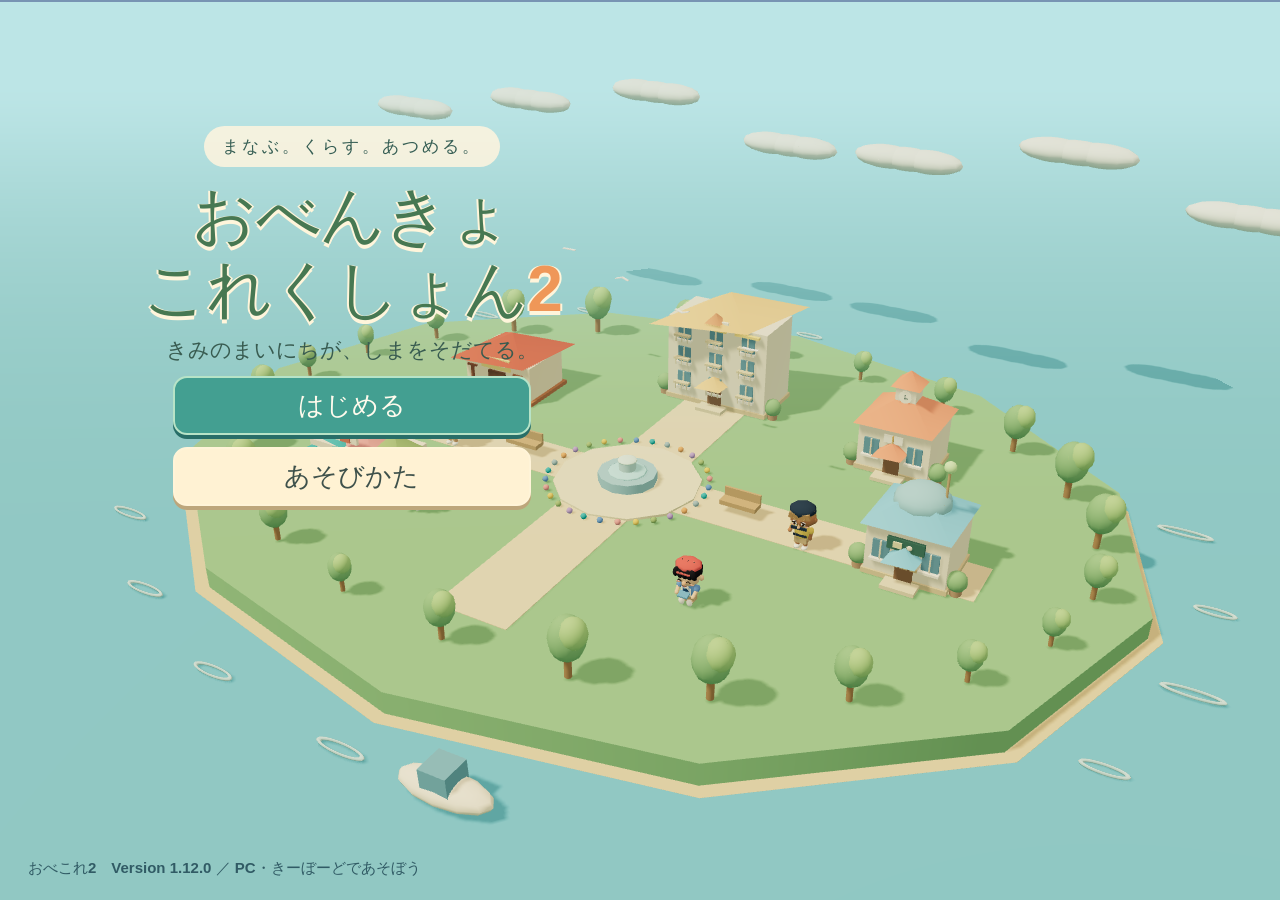
<file: index.html>
<!doctype html>
<html lang="ja">
  <head>
    <meta charset="UTF-8" />
    <meta name="viewport" content="width=device-width,initial-scale=1" />
    <meta name="theme-color" content="#56b8ad" />
    <title>おべんきょコレクション2</title>
    <link rel="stylesheet" href="./css/game.css?v=visual-12-r2" />
    <link
      rel="icon"
      href="data:image/svg+xml,%3Csvg xmlns=%22http://www.w3.org/2000/svg%22 viewBox=%220 0 64 64%22%3E%3Ctext y=%2250%22 font-size=%2250%22%3E🌱%3C/text%3E%3C/svg%3E"
    />
    <link rel="manifest" href="./manifest.webmanifest" />
  </head>
  <body>
    <svg width="0" height="0" aria-hidden="true" style="position: absolute">
      <defs>
        <filter id="legacy-chroma" color-interpolation-filters="sRGB">
          <feColorMatrix
            type="matrix"
            values="1 0 0 0 0  0 1 0 0 0  0 0 1 0 0  1 -2 1 0 1"
          />
          <feComponentTransfer>
            <feFuncA type="discrete" tableValues="0 1 1 1" />
          </feComponentTransfer>
          <feComposite in2="SourceGraphic" operator="in" />
        </filter>
      </defs>
    </svg>
    <main id="game">
      <canvas id="world" aria-label="まなびあいらんど"></canvas>
      <div id="labels"></div>
      <div id="hud"></div>
      <section id="screen" aria-live="polite"></section>
      <div id="dialog-layer"></div>
      <div id="toast" role="status"></div>
      <div id="debug"></div>
    </main>
    <script type="module" src="./js/boot.js?v=visual-12-r2"></script>
  </body>
</html>
</file>
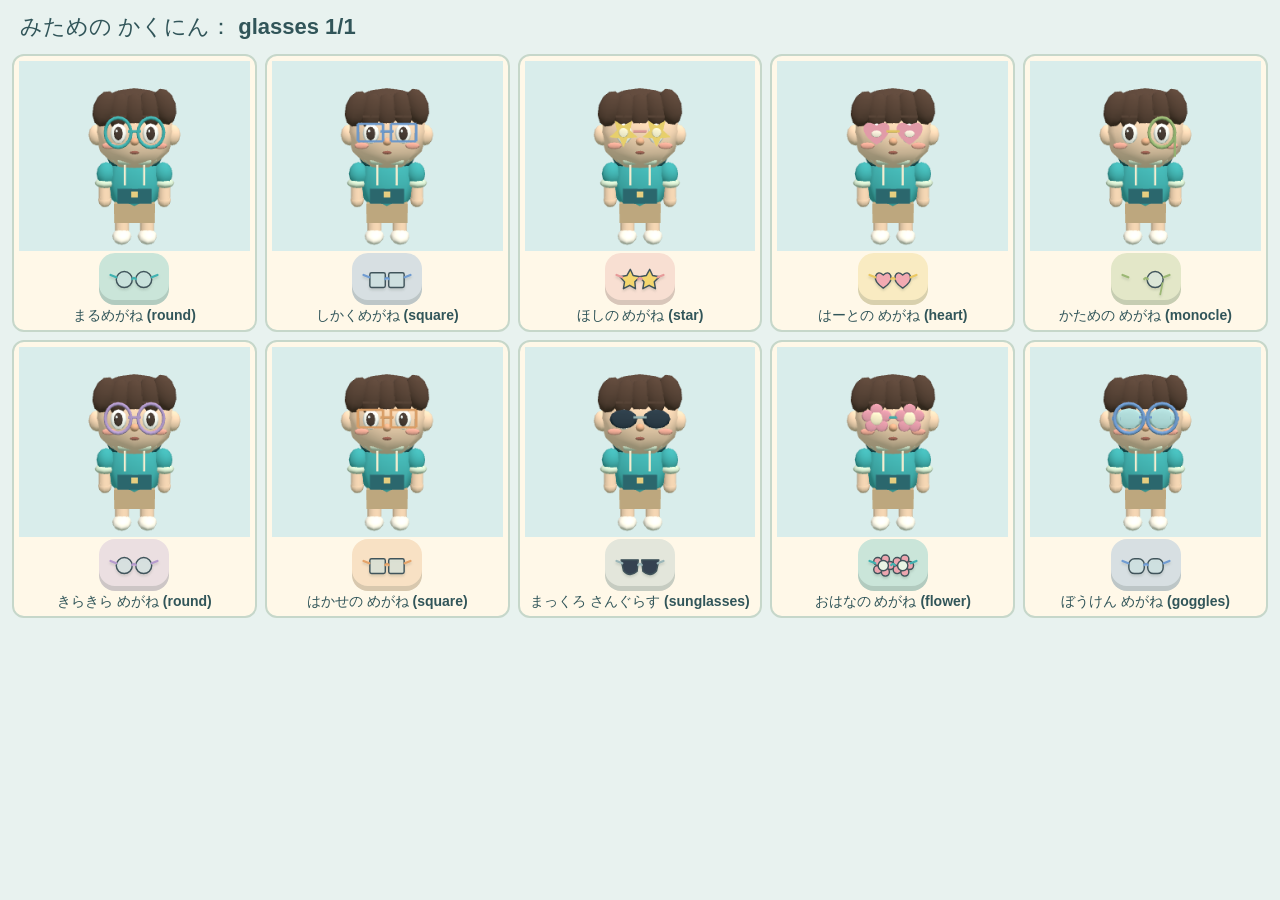
<file: scripts/qa-v1-12-avatars.html>
<!doctype html>
<html lang="ja"><head><meta charset="utf-8"><meta name="viewport" content="width=device-width,initial-scale=1">
<title>v1.12 みため QA</title><link rel="stylesheet" href="../css/game.css?v=visual-12-r2">
<style>
body { margin: 0; background:#e8f2ef; color:#315559; font: 16px sans-serif; }
h1 { margin: 12px 20px; font-size: 22px; }
#cards { display:grid; grid-template-columns:repeat(5,minmax(0,1fr)); gap:8px; margin:12px; }
.qa-card { min-width:0; text-align:center; border:2px solid #c6d7ca; border-radius:12px; background:#fff8e8; padding:5px; }
.qa-card img.avatar { display:block; width:100%; height:190px; object-fit:contain; background:#d9edeb; }
.qa-card .item-preview { margin:2px auto; width:70px; height:52px; }
.qa-card strong { display:block; font-size:14px; }
#hero { display:none; margin:15px auto; width:min(650px,95vw); text-align:center; background:#fff8e8; border-radius:14px; padding:10px; }
#hero img.avatar { width:100%; max-height:500px; object-fit:contain; background:#d9edeb; }
#hero .item-preview { margin:auto; }
body.single #cards { display:none; } body.single #hero { display:block; }
</style></head><body><h1>みための かくにん： <span id="title"></span></h1><div id="hero"></div><div id="cards"></div>
<script type="module">
import { ITEMS } from '../js/data/catalog.js?v=visual-12-r2';
import { itemPreview } from '../js/ui-child.js?v=visual-12-r2';
import { THREE, character } from '../js/three/factories.js?v=visual-12-r2';
const params=new URLSearchParams(location.search), kind=params.get('kind')||'glasses', selected=params.get('id');
const all=selected?ITEMS.filter(x=>x.id===selected):ITEMS.filter(x=>kind==='clothing'?x.type==='clothing'&&x.id.startsWith('clothing_'):kind==='hat'?x.id.startsWith('hat_'):x.id.startsWith('glasses_'));
const page=Math.max(0,Number(params.get('page')||0));
const rows=selected?all:all.slice(page*10,page*10+10);
if(selected)document.body.classList.add('single');
document.querySelector('#title').textContent=selected||`${kind} ${page+1}/${Math.ceil(all.length/10)}`;
const renderer=new THREE.WebGLRenderer({antialias:true,preserveDrawingBuffer:true,alpha:true});
renderer.setPixelRatio(1); renderer.setSize(selected?500:220,selected?500:230);
renderer.outputColorSpace=THREE.SRGBColorSpace;
const scene=new THREE.Scene(); scene.background=new THREE.Color('#d9edeb');
scene.add(new THREE.HemisphereLight('#ffffff','#aac1b7',2));
const light=new THREE.DirectionalLight('#ffffff',2);light.position.set(2,5,5);scene.add(light);
const cam=new THREE.PerspectiveCamera(35,selected?1:220/230,.1,100);
cam.position.set(0,selected?1.47:1.5,selected?3.05:4.0);cam.lookAt(0,1.23,0);
for(const item of rows){
  const appearance={skin:0,hair:0,hairColor:0,eyes:0,brows:0,mouth:0,face:0,outfit:kind==='clothing'?item.id:'clothing_0'};
  if(item.id.startsWith('hat_')) appearance.hat=item.id;
  if(item.id.startsWith('glasses_')) appearance.glasses=item.id;
  const model=character(appearance);scene.add(model);renderer.render(scene,cam);
  const card=document.createElement('div');card.className='qa-card';
  card.innerHTML=`<img class="avatar" alt="${item.name} 3D" src="${renderer.domElement.toDataURL('image/png')}">${itemPreview(item)}<strong>${item.name} (${item.visual})</strong>`;
  if(selected){const link=document.createElement('a');link.href=card.querySelector('img.avatar').src;link.download=`${item.id}-3d.png`;link.textContent='3D がぞうを ほぞん';card.append(link);}
  (selected?document.querySelector('#hero'):document.querySelector('#cards')).append(card);
  scene.remove(model);
}
renderer.dispose();
</script></body></html>
</file>
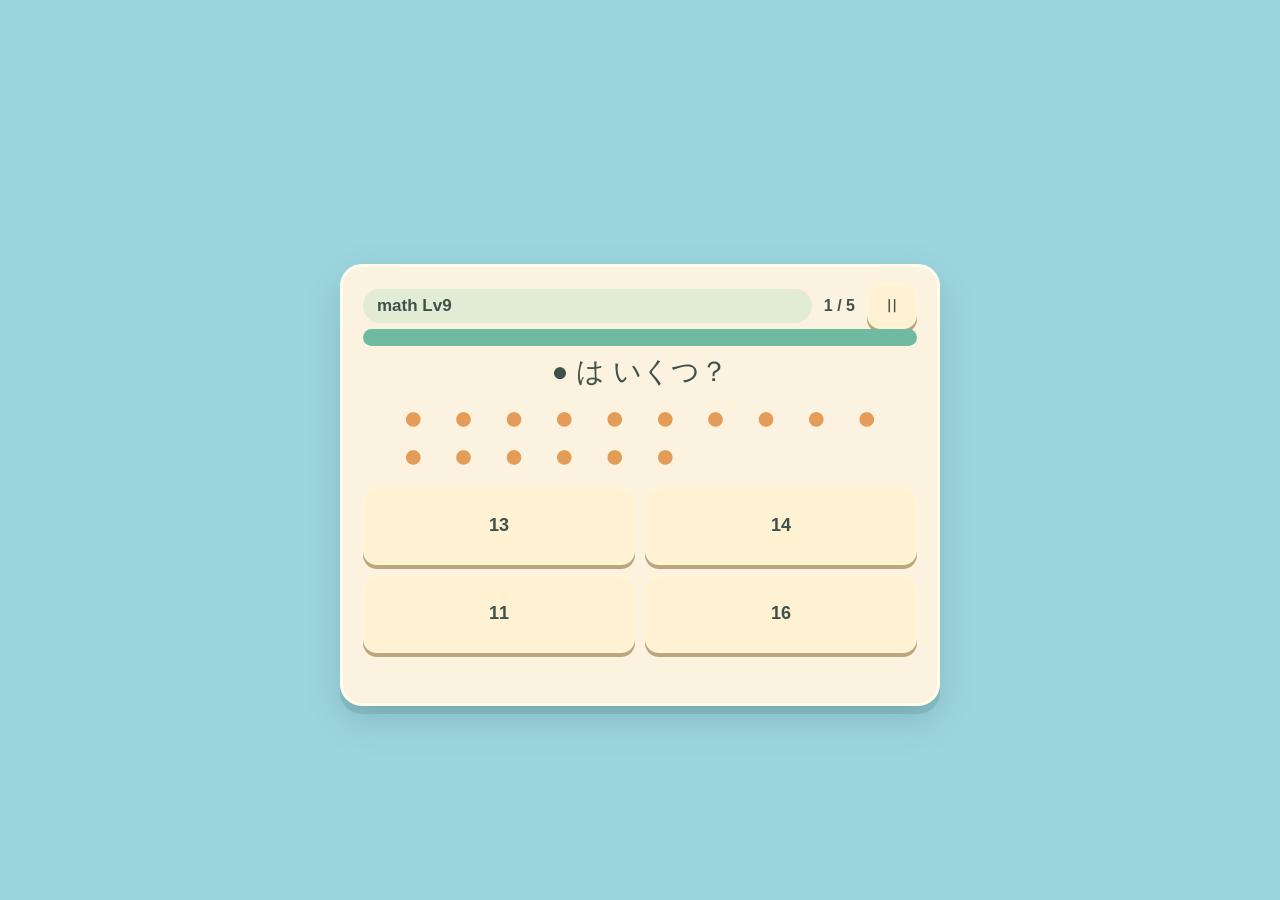
<file: scripts/qa-v1-12.html>
<!doctype html>
<html lang="ja">
<head>
  <meta charset="utf-8">
  <meta name="viewport" content="width=device-width, initial-scale=1">
  <title>v1.12 がくしゅう ひょうじ QA</title>
  <link rel="stylesheet" href="../css/game.css?v=visual-12-r2">
</head>
<body>
  <main id="screen">
    <section class="panel small quiz-screen-panel">
      <div class="quiz-top"><span class="pill" id="level"></span><b>1 / 5</b><button>Ⅱ</button></div>
      <div class="progress-track"><div></div></div>
      <div class="question" id="question"></div>
      <div id="visual"></div>
      <div class="answers" id="answers"></div>
      <div id="feedback" class="feedback"></div>
    </section>
  </main>
  <script type="module">
    import { question } from "../js/systems/learning.js";
    import { games } from "../js/games.js?v=visual-12-r2";
    const params = new URLSearchParams(location.search);
    const subject = params.get("subject") || "math";
    const level = Number(params.get("level") || 9);
    const index = Number(params.get("index") || 0);
    const q = question(subject, level, index);
    if (params.has("count") && q.visual === "dots") {
      q.count = Number(params.get("count"));
      q.answer = String(q.count);
      q.options = [q.answer, "8", "10", "12"];
    }
    document.querySelector("#level").textContent = `${subject} Lv${level}`;
    document.querySelector("#question").textContent = q.text;
    document.querySelector("#visual").innerHTML = games.questionVisual(q);
    document.querySelector("#answers").innerHTML = q.options.map((option) => `<button class="answer-select">${option}</button>`).join("");
  </script>
</body>
</html>
</file>
<file: css/game.css>
:root {
  font-family:
    "Zen Maru Gothic", "M PLUS Rounded 1c", "Yu Gothic", "Meiryo", sans-serif;
  color: #3e514b;
  font-synthesis: none;
  font-weight: 700;
  --cream: #fff6de;
  --teal: #368f85;
  --gold: #efc465;
  --shadow: 0 8px 0 #426a6530, 0 14px 35px #31595735;
}
* {
  box-sizing: border-box;
}
body {
  margin: 0;
  overflow: hidden;
  background: #9dd5df;
}
button,
input,
select {
  font: inherit;
}
button {
  cursor: pointer;
  color: inherit;
  border: 2px solid #fff4d8;
  border-radius: 18px;
  background: #fff2d3;
  padding: 12px 20px;
  box-shadow: 0 4px 0 #bda67b;
  transition:
    transform 0.15s,
    background 0.15s;
  font-size: 22px;
  font-weight: 800;
}
button:hover {
  transform: translateY(-3px);
  background: #fffbe9;
}
button:active {
  transform: translateY(2px);
  box-shadow: 0 1px 0 #bda67b;
}
button:focus-visible {
  outline: 4px solid #f3b854;
  outline-offset: 3px;
}
button:disabled {
  opacity: 0.5;
  cursor: default;
  transform: none;
}
.primary {
  background: #439f91;
  color: #fffbed;
  border-color: #b7e3c7;
  box-shadow: 0 4px 0 #286e68;
}
.primary:hover {
  background: #54ac9b;
}
.gold {
  background: #f0cb71;
}
.danger {
  background: #dfac9d;
}
input,
select {
  border: 2px solid #d5c7a5;
  border-radius: 12px;
  background: #fffaf0;
  padding: 8px 12px;
  color: #44584e;
  font-size: 21px;
  max-width: 100%;
}
input[type="range"] {
  width: 180px;
}
#game,
#world,
#labels,
#hud,
#screen,
#dialog-layer {
  position: absolute;
  inset: 0;
}
#world {
  width: 100%;
  height: 100%;
  touch-action: none;
}
#labels,
#hud,
#screen,
#dialog-layer {
  pointer-events: none;
}
#screen > * {
  pointer-events: auto;
}
#screen {
  display: flex;
  align-items: center;
  justify-content: center;
  padding: 98px 30px 28px;
}
#labels {
  z-index: 2;
}
.world-label {
  position: absolute;
  transform: translate(-50%, -100%);
  font-size: 17px;
  padding: 7px 13px;
  white-space: nowrap;
  border-radius: 50px;
  pointer-events: auto;
  box-shadow: 0 4px 0 #72896f40;
  border: 2px solid #fff9e5;
  background: #fff9e8ed;
}
.world-label:hover {
  transform: translate(-50%, -110%);
  background: #fff4b2;
}
#hud {
  z-index: 5;
  padding: 18px 24px;
  display: grid;
  grid-template-columns: minmax(210px, auto) auto minmax(0, 1fr);
  align-items: flex-start;
  justify-content: stretch;
  gap: 15px;
}
#hud button {
  pointer-events: auto;
  font-size: 18px;
  padding: 9px 15px;
  border-radius: 24px;
}
#hud .profile,
#hud .wallet {
  background: #fff6deee;
  border: 3px solid #fff9ea;
  border-radius: 25px;
  box-shadow: var(--shadow);
  padding: 10px 20px;
  font-size: 20px;
}
.profile small {
  font-size: 15px;
  color: #648778;
  display: block;
}
.wallet {
  display: flex;
  gap: 24px;
  align-items: center;
}
.hud-actions {
  display: flex;
  justify-content: flex-end;
  flex-wrap: wrap;
  gap: 8px;
}
.panel {
  background: #fff5dff5;
  border: 4px solid #fffbed;
  border-radius: 30px;
  padding: 25px 30px;
  box-shadow: var(--shadow);
  width: min(100%, 1000px);
  max-height: 100%;
  overflow: auto;
  animation: enter 0.2s ease-out;
}
.panel.wide {
  width: min(1180px, 100%);
}
.panel.small {
  width: min(600px, 95%);
}
.panel.clear {
  background: #fff6e2e8;
}
.panel.right {
  margin-left: auto;
  width: 42%;
  height: auto;
  max-height: 100%;
}
.panel h1,
.panel h2 {
  margin: 0 0 14px;
  font-size: 32px;
  color: #357d72;
}
.panel h3 {
  margin: 12px 0;
  font-size: 24px;
}
.panel p {
  font-size: 22px;
  line-height: 1.6;
  margin: 12px 0;
}
.panel small,
.muted {
  font-size: 17px;
  color: #738074;
}
.row {
  display: flex;
  align-items: center;
  gap: 12px;
  flex-wrap: wrap;
}
.spread {
  justify-content: space-between;
}
.grid {
  display: grid;
  gap: 12px;
  grid-template-columns: repeat(4, minmax(0, 1fr));
}
.grid.three {
  grid-template-columns: repeat(3, minmax(0, 1fr));
}
.grid.two {
  grid-template-columns: repeat(2, minmax(0, 1fr));
}
.tile {
  border: 2px solid #e3d3ae;
  border-radius: 18px;
  padding: 12px;
  background: #fff8e7;
  text-align: center;
  min-width: 0;
}
.tile button {
  font-size: 18px;
  padding: 8px 12px;
  max-width: 100%;
}
.tile .name {
  font-size: 20px;
  display: block;
  margin: 5px 0;
}
.tile small {
  display: block;
}
.tile.locked {
  background: #e4e3d3;
  color: #7b8579;
}
.tile.selected {
  outline: 4px solid #6bb8a4;
}
.tile .icon {
  font-size: 36px;
  color: #508e81;
}
.title-box {
  position: absolute;
  left: 6%;
  top: 20%;
  width: 43%;
  pointer-events: auto !important;
  text-align: center;
  filter: drop-shadow(0 5px 0 #ffffed);
}
.title-box h1 {
  font-size: clamp(54px, 5vw, 88px);
  line-height: 1.15;
  margin: 0;
  color: #477852;
  text-shadow:
    3px 3px #fff6d9,
    -2px -2px #fff6d9;
  letter-spacing: -3px;
}
.title-box h1 b {
  color: #ef9758;
}
.title-box .subtitle {
  font-size: 22px;
  letter-spacing: 4px;
  color: #365e54;
  margin-bottom: 25px;
}
.title-box button {
  display: block;
  width: 65%;
  margin: 20px auto;
  font-size: 26px;
}
.version {
  position: absolute;
  bottom: 22px;
  left: 28px;
  font-size: 15px;
  color: #315b65;
}
.scene-bar {
  position: absolute;
  left: 26px;
  bottom: 24px;
  display: flex;
  gap: 12px;
}
.scene-bar button {
  font-size: 19px;
}
.next-goal {
  position: absolute;
  right: 24px;
  top: 116px;
  width: 245px;
  background: #fff5dfeb;
  border: 3px solid #fffbe8;
  border-radius: 24px;
  padding: 16px;
  box-shadow: var(--shadow);
  font-size: 18px;
  pointer-events: auto;
}
.next-goal strong {
  display: block;
  color: #448879;
  font-size: 16px;
  margin-bottom: 6px;
}
.dialog {
  position: absolute;
  left: 12%;
  right: 12%;
  bottom: 35px;
  background: #fff5df;
  border: 5px solid #fffbed;
  border-radius: 28px;
  padding: 23px 30px;
  box-shadow: var(--shadow);
  pointer-events: auto;
  z-index: 12;
}
.dialog h2 {
  margin: 0;
  color: #388b7f;
}
.dialog p {
  font-size: 25px;
  line-height: 1.7;
  margin: 9px 0;
  white-space: pre-line;
}
.overlay {
  position: absolute;
  inset: 0;
  background: #314a4a77;
  backdrop-filter: blur(3px);
  display: flex;
  align-items: center;
  justify-content: center;
  padding: 40px;
  pointer-events: auto;
}
.question {
  font-size: clamp(29px, 2.8vw, 46px);
  text-align: center;
  white-space: pre-line;
  line-height: 1.5;
  margin: 14px 0;
}
.answers {
  display: grid;
  grid-template-columns: 1fr 1fr;
  gap: 15px;
  margin-top: 18px;
}
.answers button {
  min-height: 66px;
}
.progress-track {
  background: #e3dcc3;
  height: 17px;
  border-radius: 20px;
  overflow: hidden;
}
.progress-track > div {
  height: 100%;
  background: #6fbaa1;
  transition: width 0.18s;
}
.stars {
  font-size: 40px;
  color: #e7ad42;
  letter-spacing: 8px;
}
.dots {
  display: grid;
  grid-template-columns: repeat(10, minmax(0, 1fr));
  width: min(100%, 500px);
  gap: 2px 4px;
  margin: 5px auto;
  color: #e49d58;
  text-align: center;
  font-size: clamp(24px, 3vw, 34px);
  line-height: 1.05;
}
.dots .dot { min-width: 0; }
.clock {
  width: 165px;
  height: 165px;
  border: 7px solid #c5a878;
  border-radius: 50%;
  margin: 8px auto;
  position: relative;
  background: #fffcef;
}
.clock .number {
  position: absolute;
  font-size: 18px;
  transform: translate(-50%, -50%);
}
.clock .hand {
  position: absolute;
  left: 50%;
  bottom: 50%;
  width: 5px;
  transform-origin: 50% 100%;
  border-radius: 5px;
  background: #548778;
}
.clock .minute {
  height: 56px;
  background: #df987b;
}
.clock .hour {
  height: 38px;
}
.coins {
  display: flex;
  justify-content: center;
  gap: 15px;
}
.coin {
  border-radius: 50%;
  width: 72px;
  height: 72px;
  display: grid;
  place-items: center;
  background: #dfcaa0;
  border: 6px double #a99875;
  font-size: 25px;
}
.typing-word {
  text-align: center;
  font-size: 40px;
  letter-spacing: 5px;
  margin: 20px;
}
.roman {
  font:
    700 clamp(24px, 2.5vw, 40px) ui-monospace,
    Consolas,
    monospace;
  text-align: center;
  word-break: break-all;
  min-height: 65px;
}
.roman .typed {
  color: #339d89;
}
.roman .remain {
  color: #819084;
}
.keyboard {
  text-align: center;
  line-height: 2.3;
  margin-top: 10px;
}
.key {
  display: inline-block;
  border: 1px solid #d4c29c;
  box-shadow: 0 3px #d4c29c;
  border-radius: 6px;
  background: #fff9e7;
  min-width: 32px;
  height: 34px;
  font: 18px monospace;
  padding: 6px;
  margin: 2px;
}
.key.next {
  background: #8cd2b5;
}
.feedback {
  min-height: 32px;
  text-align: center;
  color: #508f75;
  font-size: 21px;
}
.mistake {
  animation: shake 0.18s;
  background: #f8e5cf;
}
.meter {
  height: 38px;
  border: 4px solid #fff7df;
  border-radius: 25px;
  position: relative;
  background: linear-gradient(
    90deg,
    #e4a49a 0 30%,
    #95c792 30% 70%,
    #e4a49a 70%
  );
  margin: 25px 0;
  overflow: hidden;
}
.meter .needle {
  position: absolute;
  top: 0;
  height: 100%;
  width: 9px;
  background: #365d63;
  left: 50%;
}
.dig-grid {
  display: grid;
  grid-template-columns: repeat(4, 1fr);
  gap: 8px;
  margin: 15px auto;
  max-width: 550px;
}
.dig-cell {
  height: 82px;
  background: #b89c75;
  border-color: #dbc499;
  color: #fff8e4;
  font-size: 28px;
  box-shadow: 0 4px #8e765a;
}
.dig-cell.clean {
  background: #f0dcaf;
  color: #867653;
}
.dig-cell.hint {
  outline: 4px solid #edcb71;
}
.pagination {
  display: flex;
  justify-content: center;
  align-items: center;
  gap: 20px;
  margin: 16px 0 0;
}
.pagination button {
  font-size: 18px;
}
.tabs {
  display: flex;
  flex-wrap: wrap;
  gap: 8px;
  margin-bottom: 16px;
}
.tabs button {
  font-size: 17px;
  padding: 8px 13px;
}
.tabs button.active {
  background: #79bda6;
  color: white;
}
.pill {
  background: #e2ebd4;
  border-radius: 20px;
  padding: 7px 14px;
  font-size: 17px;
}
.swatch {
  display: inline-block;
  width: 35px;
  height: 35px;
  border: 3px solid #fff5df;
  border-radius: 50%;
  vertical-align: middle;
}
.appearance-row {
  display: grid;
  grid-template-columns: 100px 1fr;
  align-items: center;
  gap: 10px;
  margin: 9px 0;
}
.appearance-row label {
  font-size: 20px;
}
.result {
  text-align: center;
}
.result p {
  font-size: 23px;
}
.ending-title {
  position: absolute;
  top: 16%;
  left: 15%;
  right: 15%;
  text-align: center;
  color: #fff9d4;
  text-shadow: 0 4px #788a6c;
  font-size: 48px;
  pointer-events: none !important;
}
.hidden {
  display: none !important;
}
#toast {
  position: absolute;
  bottom: 30px;
  left: 50%;
  transform: translateX(-50%);
  background: #315f59ed;
  color: #fff9dd;
  padding: 15px 25px;
  border: 2px solid #b1d9bc;
  border-radius: 22px;
  max-width: 80%;
  z-index: 50;
  opacity: 0;
  transition: opacity 0.2s;
  pointer-events: none;
  font-size: 19px;
}
#toast.show {
  opacity: 1;
}
#debug {
  position: absolute;
  bottom: 0;
  right: 0;
  color: #fff;
  background: #223a3bcc;
  font: 12px monospace;
  pointer-events: none;
  z-index: 60;
}
.collection-icon {
  height: 70px;
  display: flex;
  align-items: center;
  justify-content: center;
}
.collection-icon svg {
  width: 90px;
  height: 65px;
}
.footnote {
  text-align: center;
  font-size: 16px !important;
}
.muted-button {
  font-size: 17px;
  padding: 8px 12px;
}
.split {
  display: grid;
  grid-template-columns: 1fr 1fr;
  gap: 25px;
}
.scroll-list {
  max-height: 42vh;
  overflow: auto;
}
.friend-heart {
  color: #d98587;
  letter-spacing: 3px;
}
.badges {
  display: flex;
  gap: 8px;
  flex-wrap: wrap;
}
.photo {
  background: linear-gradient(#aedbd7 60%, #b7ca91 60%);
  border: 9px solid #fff8e5;
  border-bottom-width: 25px;
  min-height: 110px;
  display: grid;
  place-items: center;
  color: #48674b;
}
.inline-check {
  color: #438c70;
}
.fullscreen-hint {
  font-size: 15px !important;
}
button.no-shadow {
  box-shadow: none;
}
.arena-overlay {
  position: absolute;
  bottom: 30px;
  left: 25%;
  right: 25%;
  text-align: center;
  background: #fff1d9eb;
  border-radius: 25px;
  padding: 15px;
  border: 3px solid #fff9dc;
  pointer-events: auto;
}
button[aria-pressed="true"] {
  background: #8ac5aa;
}
.name-input {
  width: 100%;
}
@keyframes enter {
  from {
    opacity: 0;
    transform: translateY(12px) scale(0.98);
  }
  to {
    opacity: 1;
    transform: none;
  }
}
@keyframes shake {
  25% {
    transform: translateX(-4px);
  }
  75% {
    transform: translateX(4px);
  }
}
@media (min-width: 1700px) {
  .panel {
    padding: 32px 40px;
  }
  .panel h2 {
    font-size: 40px;
  }
  .grid {
    gap: 17px;
  }
  .tile {
    padding: 17px;
  }
  button {
    font-size: 24px;
  }
  .panel.wide {
    width: 1320px;
  }
  .panel.right {
    width: 40%;
  }
}
@media (max-height: 800px) {
  #screen {
    padding-top: 90px;
    padding-bottom: 16px;
  }
  .panel {
    padding: 18px 24px;
  }
  .panel h2 {
    font-size: 28px;
    margin-bottom: 10px;
  }
  .panel p {
    font-size: 20px;
    margin: 8px 0;
  }
  .grid {
    gap: 9px;
  }
  .tile {
    padding: 8px;
  }
  .tile .name {
    font-size: 18px;
  }
  .typing-word {
    font-size: 32px;
    margin: 10px;
  }
  .question {
    font-size: 32px;
    margin: 8px;
  }
  .answers button {
    min-height: 55px;
    padding: 9px;
  }
  .clock {
    width: 140px;
    height: 140px;
  }
  .clock .minute {
    height: 47px;
  }
  .clock .hour {
    height: 31px;
  }
  .key {
    height: 28px;
    min-width: 28px;
    padding: 4px;
  }
  .keyboard {
    line-height: 1.6;
  }
  .dig-cell {
    height: 63px;
  }
  .appearance-row {
    margin: 6px 0;
  }
  #hud .wallet {
    gap: 15px;
  }
  .title-box {
    top: 24%;
  }
}
.title-box {
  filter: none;
}
.title-box h1 {
  text-shadow:
    0 4px #fff5db,
    2px 0 #fff5db,
    -2px 0 #fff5db;
  letter-spacing: -2px;
}
.title-box p {
  font-size: 21px;
  color: #385b50;
}
.title-box .subtitle {
  background: #fff5dfd9;
  border-radius: 30px;
  padding: 9px 18px;
  display: inline-block;
  font-size: 17px;
  letter-spacing: 3px;
}
/* Illustrated collection cards; source images are kept intact. */
.creature-art {
  width: 100%;
  height: 100%;
  object-fit: contain;
}
.legacy-art {
  filter: url(#legacy-chroma);
}
.creature-atlas {
  display: block;
  width: 100%;
  height: auto;
  max-height: 100%;
  background-repeat: no-repeat;
  border-radius: 16px;
}
.unknown-creature {
  display: grid;
  place-items: center;
  width: 100%;
  height: 100%;
  font-size: 48px;
  color: #668575;
}
.walk-bar {
  align-items: center;
  gap: 20px;
  max-width: calc(100% - 52px);
  flex-wrap: wrap;
}
.walk-bar span {
  font-size: 17px;
  line-height: 1.6;
}
.face-choices {
  display: grid;
  grid-template-columns: repeat(4, 1fr);
  gap: 7px;
  margin: 8px 0 16px;
}
.face-choices button {
  padding: 4px;
  border-radius: 14px;
  background: #fff9eb;
  min-width: 0;
}
.face-choices button[aria-pressed="true"] {
  background: #f8dfa0;
  outline: 3px solid #338f82;
}
.face-choices svg {
  width: 100%;
  height: 46px;
  display: block;
}
.face-choices small {
  font-size: 11px;
  white-space: nowrap;
}
.step-title {
  display: block;
  white-space: normal;
  font-size: 12px;
  line-height: 1.5;
  margin: 7px 0;
}
.coin small {
  display: block;
  font-size: 11px;
  line-height: 1;
}
.coin-1 {
  background: #e8e9e5;
  border-color: #aaa;
}
.coin-5 {
  background: #dac271;
  border-color: #a18c40;
}
.coin-10 {
  background: #ce8e65;
  border-color: #935f3d;
}
.coin-50 {
  background: #dadfdb;
  border-color: #99a49d;
}
.coin-500 {
  background: #e1d9ae;
  border-color: #ac9c65;
}
.collection-icon {
  height: 108px;
}
.creature-atlas {
  width: auto;
  height: 100%;
  max-width: 100%;
  flex-shrink: 0;
}
.detail-art {
  height: 190px;
  margin: 8px auto;
}
.walk-bar > span {
  background: #fff6dee8;
  border-radius: 16px;
  padding: 8px 14px;
}


/* v1.2 quality rebuild */
#dialog-layer {
  z-index: 20;
}
.level-grid {
  grid-template-columns: repeat(4, minmax(0, 1fr));
}
.result-actions {
  display: flex;
  justify-content: center;
  align-items: center;
  gap: 12px;
  flex-wrap: wrap;
  margin-top: 18px;
}
.result-actions .primary {
  min-width: 230px;
  font-size: 25px;
}
.emoji-visual {
  display: grid;
  place-items: center;
  min-height: 125px;
  font-size: 92px;
  line-height: 1;
  filter: drop-shadow(0 6px 0 #51665b22);
}

/* Fishing: deliberately readable 2D action layered over the 3D harbor. */
.fishing-stage {
  --bobber-y: 0px;
  --fish-top: 150px;
  --fish-rotate: -5deg;
  --splash-opacity: .25;
  --splash-scale: .6;
  position: relative;
  height: 220px;
  margin: 8px 0 14px;
  overflow: hidden;
  border: 4px solid #fff8df;
  border-radius: 24px;
  background: linear-gradient(#bde7eb 0 48%, #62bdd0 48% 100%);
  box-shadow: inset 0 -12px 0 #4da6bd25;
}
.fishing-sky,
.fishing-water {
  position: absolute;
  inset: 0;
  pointer-events: none;
}
.fishing-water {
  top: 48%;
  background: repeating-linear-gradient(0deg, #68c4d3 0 13px, #7dd0dc 13px 16px);
  opacity: .75;
}
.angler-2d {
  position: absolute;
  left: 11%;
  bottom: 42px;
  width: 58px;
  height: 100px;
  transform-origin: 50% 100%;
  transition: transform .25s;
}
.angler-head {
  position: absolute;
  left: 17px;
  top: 0;
  width: 32px;
  height: 32px;
  border-radius: 50%;
  background: #f4c89e;
  border: 4px solid #5a6b5e;
}
.angler-body {
  position: absolute;
  left: 15px;
  top: 32px;
  width: 36px;
  height: 58px;
  border-radius: 15px 15px 8px 8px;
  background: #5fa897;
}
.angler-arm {
  position: absolute;
  left: 40px;
  top: 43px;
  width: 42px;
  height: 8px;
  border-radius: 10px;
  background: #f4c89e;
  transform: rotate(-24deg);
  transform-origin: 0 50%;
}
.rod-2d {
  position: absolute;
  left: calc(11% + 68px);
  bottom: 117px;
  width: 145px;
  height: 6px;
  border-radius: 8px;
  background: #715541;
  transform: rotate(-48deg);
  transform-origin: 0 50%;
  transition: transform .55s cubic-bezier(.2,.9,.3,1);
}
.line-2d {
  position: absolute;
  left: calc(11% + 185px);
  top: 57px;
  width: 1px;
  height: 0;
  background: #eef9f1;
  transform-origin: top;
  transition: height .5s, left .5s, top .5s;
}
.bobber-2d {
  position: absolute;
  left: 72%;
  top: 117px;
  width: 14px;
  height: 20px;
  border-radius: 50% 50% 42% 42%;
  background: linear-gradient(#ef6e5e 0 50%, #fff4dd 50%);
  opacity: 0;
  transition: opacity .2s, transform .18s, top .18s;
}
.fish-shadow-2d {
  position: absolute;
  left: 88%;
  top: 166px;
  color: #2a7481aa;
  font-size: 38px;
  transform: scaleX(1.7) rotate(5deg);
  opacity: 0;
  transition: left 1.1s ease-in, top .3s, transform .3s, opacity .3s;
}
.splash-2d {
  position: absolute;
  left: 70%;
  top: 104px;
  font-size: 30px;
  color: #f7ffff;
  opacity: 0;
  transform: scale(.4);
}
.fishing-stage.phase-power .angler-2d {
  animation: fishing-ready 1.2s ease-in-out infinite alternate;
}
.fishing-stage.phase-wait .rod-2d,
.fishing-stage.phase-bite .rod-2d,
.fishing-stage.phase-pull .rod-2d {
  transform: rotate(5deg);
}
.fishing-stage.phase-wait .line-2d,
.fishing-stage.phase-bite .line-2d,
.fishing-stage.phase-pull .line-2d {
  left: 72.5%;
  top: 67px;
  height: 58px;
}
.fishing-stage.phase-wait .bobber-2d,
.fishing-stage.phase-bite .bobber-2d,
.fishing-stage.phase-pull .bobber-2d {
  opacity: 1;
  animation: bobber-float .8s ease-in-out infinite alternate;
}
.fishing-stage.phase-wait .fish-shadow-2d {
  opacity: .7;
  left: 78%;
}
.fishing-stage.phase-bite .fish-shadow-2d {
  opacity: .9;
  left: 70%;
  top: 151px;
}
.fishing-stage.phase-bite .bobber-2d {
  top: 132px;
  transform: rotate(12deg);
  animation: bobber-bite .25s ease-in-out infinite alternate;
}
.fishing-stage.phase-pull .rod-2d {
  transform: rotate(-22deg);
}
.fishing-stage.phase-pull .line-2d {
  height: 44px;
}
.fishing-stage.phase-pull .bobber-2d {
  transform: translateY(var(--bobber-y));
  animation: none;
}
.fishing-stage.phase-pull .fish-shadow-2d {
  opacity: 1;
  left: 68%;
  top: var(--fish-top);
  transform: scaleX(1.7) rotate(var(--fish-rotate));
}
.fishing-stage.phase-pull .splash-2d {
  opacity: var(--splash-opacity);
  transform: scale(var(--splash-scale));
}
@keyframes fishing-ready {
  from { transform: rotate(-3deg); }
  to { transform: rotate(5deg); }
}
@keyframes bobber-float {
  from { transform: translateY(-3px); }
  to { transform: translateY(3px); }
}
@keyframes bobber-bite {
  from { transform: translateY(1px) rotate(-8deg); }
  to { transform: translateY(10px) rotate(12deg); }
}

/* Excavation: three obvious sparkle choices -> three hammer hits -> three brush strokes. */
.dig-spots {
  display: grid;
  grid-template-columns: repeat(3, 1fr);
  gap: 18px;
  margin: 24px 0;
}
.dig-spot {
  position: relative;
  min-height: 170px;
  overflow: hidden;
  background: linear-gradient(#d9c39f 0 58%, #a98964 58%);
}
.dig-spot span {
  position: relative;
  z-index: 2;
  display: block;
  font-size: 58px;
  color: #ffe68c;
  animation: dig-sparkle .75s ease-in-out infinite alternate;
}
.dig-spot i {
  position: absolute;
  left: 50%;
  bottom: 18px;
  width: 92px;
  height: 54px;
  border-radius: 50%;
  background: #8f7257;
  transform: translateX(-50%);
  box-shadow: inset 0 9px 0 #765c47;
}
@keyframes dig-sparkle {
  from { transform: scale(.82) rotate(-5deg); opacity: .65; }
  to { transform: scale(1.13) rotate(5deg); opacity: 1; }
}
.dig-stage {
  position: relative;
  height: 250px;
  display: grid;
  place-items: center;
  margin: 12px 0;
  overflow: hidden;
  border-radius: 24px;
  background: linear-gradient(#dbc59f, #b59269);
}
.dig-rock {
  position: relative;
  width: 260px;
  height: 160px;
  border-radius: 45% 55% 50% 48%;
  background: #907d68;
  border: 8px solid #7b6a59;
  box-shadow: inset -22px -18px 0 #705f5030, 0 12px 0 #7a624e45;
  transition: transform .15s, clip-path .25s, opacity .25s;
}
.dig-rock::before,
.dig-rock::after {
  content: "";
  position: absolute;
  width: 6px;
  height: 0;
  background: #55483d;
  left: 49%;
  top: 16%;
  transform-origin: top;
  transition: height .18s;
}
.dig-rock::after { transform: rotate(58deg); }
.dig-rock.crack-1::before { height: 48px; }
.dig-rock.crack-2::before { height: 95px; }
.dig-rock.crack-2::after { height: 70px; }
.dig-rock.crack-3 {
  transform: scale(1.04);
  clip-path: polygon(0 0, 46% 0, 50% 45%, 58% 0, 100% 0, 100% 100%, 0 100%);
}
.dig-rock.opened {
  background: #ad9576;
}
.dig-fossil {
  position: absolute;
  inset: 0;
  display: grid;
  place-items: center;
  font-size: 74px;
  opacity: 0;
  filter: grayscale(.4) sepia(.3);
  transition: opacity .25s, transform .25s;
  transform: scale(.7);
}
.dig-fossil.show {
  opacity: .45;
  transform: scale(1);
}
.dig-rock.brush-1 .dig-fossil { opacity: .62; }
.dig-rock.brush-2 .dig-fossil { opacity: .8; filter: none; }
.dig-rock.brush-3 .dig-fossil { opacity: 1; filter: none; transform: scale(1.12); }
.dig-dust {
  position: absolute;
  width: 30px;
  height: 30px;
  border-radius: 50%;
  background: #f1ddb3aa;
  opacity: 0;
  box-shadow: 35px -12px 0 #f1ddb388, -33px 5px 0 #f1ddb388, 13px 31px 0 #f1ddb366;
}
.dig-dust.burst {
  animation: dust-burst .18s ease-out;
}
@keyframes dust-burst {
  from { transform: scale(.2); opacity: 1; }
  to { transform: scale(2.7); opacity: 0; }
}
.dig-count {
  text-align: center;
  font-size: 26px;
  margin: 8px 0 16px;
  color: #587269;
}
@media (max-height: 800px) {
  .fishing-stage { height: 170px; }
  .dig-stage { height: 190px; }
  .dig-rock { transform: scale(.82); }
  .dig-spots { margin: 10px 0; }
  .dig-spot { min-height: 120px; }
}


/* v1.3 playability rebuild */
.home-action {
  border: 3px solid #fff7da;
  background: #5b9b82;
  color: white;
  font-weight: 850;
}
.voice-row {
  display: flex;
  justify-content: center;
  align-items: center;
  gap: 12px;
  margin: 8px 0 14px;
}
.voice-button {
  min-width: 190px;
  font-size: 24px;
  font-weight: 800;
  border: 4px solid #f2c85b;
  background: #fff4bd;
}
.answer-mark {
  position: fixed;
  left: 50%;
  top: 43%;
  z-index: 60;
  pointer-events: none;
  transform: translate(-50%, -50%);
  font-size: min(28vw, 230px);
  line-height: 1;
  font-family: system-ui, sans-serif;
  font-weight: 900;
  animation: answer-mark-pop .85s ease-out forwards;
  text-shadow: 0 6px 0 #ffffffcc, 0 0 18px #ffffff;
}
.answer-mark.correct { color: #df3e43; }
.answer-mark.wrong { color: #3977bf; }
@keyframes answer-mark-pop {
  0% { opacity: 0; transform: translate(-50%, -50%) scale(.45) rotate(-8deg); }
  24% { opacity: 1; transform: translate(-50%, -50%) scale(1.08) rotate(2deg); }
  70% { opacity: 1; transform: translate(-50%, -50%) scale(1); }
  100% { opacity: 0; transform: translate(-50%, -50%) scale(1.12); }
}
.answers button.correct-answer {
  border-color: #db454a !important;
  background: #fff0ef !important;
  box-shadow: inset 0 0 0 4px #db454a33;
}
.answers button.wrong-answer {
  border-color: #3d78b8 !important;
  background: #edf5ff !important;
  opacity: .82;
}
.feedback {
  display: flex;
  flex-wrap: wrap;
  align-items: center;
  justify-content: center;
  gap: 10px 14px;
  min-height: 78px;
  font-size: 20px;
}
.feedback-ok, .feedback-ng {
  font-size: 30px;
}
.feedback-ok { color: #cf363b; }
.feedback-ng { color: #336eaf; }
.streak {
  padding: 5px 12px;
  border-radius: 999px;
  background: #ffe778;
  color: #805d0a;
}
.quiz-next { min-width: 150px; }
.typing-goal {
  display: grid;
  gap: 8px;
  margin: 14px 0 18px;
  padding: 16px;
  border: 4px solid #87cfdc;
  border-radius: 20px;
  background: #effbff;
  text-align: center;
}
.typing-goal strong { font-size: 25px; }
.typing-goal small, .typing-replay small { display: block; }
.typing-replay {
  display: flex;
  justify-content: center;
  align-items: center;
  flex-wrap: wrap;
  gap: 10px;
  margin-top: 18px;
}
.typing-clear {
  display: inline-block;
  padding: 10px 18px;
  border-radius: 16px;
  background: #e8f7e9;
  color: #367746;
  font-size: 24px;
  font-weight: 800;
}
.unlock-banner {
  margin: 14px auto;
  padding: 14px 18px;
  border-radius: 18px;
  background: #fff0a9;
  color: #7d5a06;
  font-size: 26px;
  font-weight: 900;
}
@media (max-width: 800px) {
  .answer-mark { font-size: min(46vw, 190px); }
}

/* v1.3.1 interaction and HUD stabilization */
@media (max-width: 1450px) {
  #hud {
    grid-template-columns: auto auto;
  }
  #hud .profile {
    grid-row: 1;
  }
  #hud .wallet {
    grid-row: 2;
    justify-self: start;
    margin-top: -4px;
  }
  .hud-actions {
    grid-column: 2;
    grid-row: 1 / span 2;
    align-content: flex-start;
  }
  .next-goal {
    top: 124px;
  }
}

@media (max-height: 760px) {
  #hud {
    padding-top: 12px;
  }
  #hud .profile,
  #hud .wallet {
    padding: 7px 15px;
  }
  #hud button {
    padding: 7px 13px;
  }
  .next-goal {
    top: 105px;
    padding: 12px 14px;
  }
  .scene-bar {
    bottom: 16px;
  }
}

/* v1.4 child UX foundation */
body.panel-open #hud {
  opacity: 0;
  visibility: hidden;
  pointer-events: none;
}
body.dialog-open #hud,
body.dialog-open .scene-bar,
body.dialog-open .next-goal {
  opacity: 0;
  visibility: hidden;
  pointer-events: none;
}
body.dialog-open #dialog-layer::before {
  content: "";
  position: absolute;
  inset: 0;
  background: #26454255;
  backdrop-filter: blur(2px);
  pointer-events: none;
  z-index: 0;
}
body.dialog-open .dialog { z-index: 1; }
body.panel-open #screen {
  padding-top: 78px;
  padding-bottom: 14px;
}
.child-grid-panel {
  height: calc(100vh - 96px);
  max-height: calc(100vh - 96px);
  overflow: hidden;
  display: flex;
  flex-direction: column;
}
.child-grid-panel > .grid {
  flex: 1;
  min-height: 0;
}
.panel-heading { flex: 0 0 auto; }
.panel-heading h2,
.panel-heading p { margin-top: 0; }
.panel-balance,
.collection-count {
  display: inline-flex;
  align-items: center;
  border-radius: 999px;
  background: #e6f2db;
  padding: 8px 14px;
  font-size: 18px;
  white-space: nowrap;
}
.school-panel > .grid {
  grid-template-columns: repeat(4, minmax(0, 1fr));
  grid-template-rows: repeat(2, minmax(0, 1fr));
}
.school-panel .tile {
  min-height: 0;
  display: grid;
  place-items: center;
  align-content: center;
}
.school-panel .tile .icon {
  font-size: clamp(30px, 4vh, 48px);
}
.collection-panel .tabs,
.shop-panel .tabs { margin-bottom: 8px; }
.collection-grid,
.shop-grid {
  grid-template-columns: repeat(4, minmax(0, 1fr));
  grid-template-rows: repeat(2, minmax(0, 1fr));
}
.collection-card,
.shop-tile {
  min-height: 0;
  overflow: hidden;
}
.collection-panel .collection-icon {
  height: min(10vh, 82px);
}
.collection-footer { margin-top: 8px; }
.friend-avatar {
  --hair: #594234;
  --skin: #ffdbb9;
  --shirt: #40b2b1;
  display: inline-block;
  width: 68px;
  height: 72px;
  position: relative;
}
.friend-head {
  position: absolute;
  width: 48px;
  height: 44px;
  left: 10px;
  top: 14px;
  border-radius: 48% 48% 45% 45%;
  background: var(--skin);
  border: 2px solid #fff4df;
}
.friend-hair {
  position: absolute;
  width: 54px;
  height: 30px;
  left: 7px;
  top: 8px;
  border-radius: 55% 55% 35% 35%;
  background: var(--hair);
  z-index: 2;
}
.friend-body {
  position: absolute;
  width: 50px;
  height: 24px;
  left: 9px;
  bottom: 0;
  border-radius: 16px 16px 7px 7px;
  background: var(--shirt);
}
.friend-eye {
  position: absolute;
  width: 5px;
  height: 7px;
  top: 17px;
  border-radius: 50%;
  background: #3d423e;
}
.friend-eye.left { left: 12px; }
.friend-eye.right { right: 12px; }
.friend-mouth {
  position: absolute;
  width: 12px;
  height: 6px;
  left: 17px;
  top: 29px;
  border-bottom: 2px solid #9b6051;
  border-radius: 0 0 10px 10px;
}
.friend-glasses { position: absolute; inset: 0; z-index: 3; pointer-events: none; }
.friend-glasses .toy-art { width: 100%; height: 100%; }
.animal-emoji {
  font-size: 58px;
  line-height: 1;
  display: grid;
  place-items: center;
  width: 100%;
  height: 100%;
}
.silhouette {
  filter: grayscale(1) brightness(.55);
  opacity: .42;
}
.creature-atlas-svg {
  display: block;
  width: 100%;
  height: 100%;
  max-width: 100%;
  max-height: 100%;
}
.creature-atlas-svg image { pointer-events: none; }
.item-preview {
  display: grid;
  place-items: center;
  width: 74px;
  height: 64px;
  margin: 0 auto 5px;
  border-radius: 16px;
  background: color-mix(in srgb, var(--item-color) 28%, #fff9e8);
  box-shadow: inset 0 -5px 0 #4c5c5130;
}
.item-preview > span {
  font-size: 38px;
  filter: drop-shadow(0 3px 0 #ffffffaa);
}
.shop-preview .item-preview {
  width: 82px;
  height: 66px;
}
.trophy-preview { font-size: 55px; }
.reward-panel {
  width: min(760px, 94vw);
  max-height: calc(100vh - 110px);
  overflow: hidden;
}
.reward-result > h2 { text-align: center; }
.reward-layout {
  display: grid;
  grid-template-columns: minmax(220px, .9fr) minmax(240px, 1.1fr);
  gap: 22px;
  align-items: center;
  margin: 8px 0 16px;
}
.reward-art {
  height: min(38vh, 260px);
  min-height: 170px;
  display: grid;
  place-items: center;
  overflow: hidden;
  border-radius: 20px;
  background: #fffaf0;
}
.reward-art > * {
  max-width: 100%;
  max-height: 100%;
}
.reward-copy { text-align: left; }
.reward-copy h3 {
  font-size: 30px;
  color: #347d72;
}
.reward-copy p {
  font-size: 19px;
  line-height: 1.55;
}
.reward-number {
  font-size: 24px !important;
  color: #5b6e63;
}
.furniture-picker {
  display: flex;
  gap: 10px;
  overflow-x: auto;
  overflow-y: hidden;
  padding: 4px 4px 12px;
  flex: 0 0 auto;
}
.furniture-picker button {
  flex: 0 0 145px;
  min-height: 118px;
  padding: 8px;
}
.furniture-picker button.selected {
  outline: 4px solid #48a896;
  background: #e9f8e9;
}
.furniture-picker small {
  display: block;
  font-size: 14px;
}
.room-slot-map {
  position: relative;
  flex: 1;
  min-height: 300px;
  margin: 10px auto;
  width: min(720px, 100%);
  border: 5px solid #e5cda1;
  border-radius: 26px;
  background:
    linear-gradient(90deg, transparent 49.5%, #e2d6b955 49.5% 50.5%, transparent 50.5%),
    linear-gradient(transparent 49.5%, #e2d6b955 49.5% 50.5%, transparent 50.5%),
    #f7eaca;
}
.room-slot {
  position: absolute;
  width: 28%;
  height: 38%;
  padding: 6px;
  display: grid;
  place-items: center;
  align-content: center;
}
.room-slot strong,
.room-slot small { font-size: 13px; }
.room-slot .item-preview {
  width: 58px;
  height: 48px;
  margin: 2px auto;
}
.empty-slot {
  font-size: 38px;
  color: #6a9d8e;
}
.slot-0 { left: 3%; top: 5%; }
.slot-1 { left: 36%; top: 5%; }
.slot-2 { right: 3%; top: 5%; }
.slot-3 { left: 3%; bottom: 5%; }
.slot-4 { left: 36%; bottom: 5%; }
.slot-5 { right: 3%; bottom: 5%; }
.wardrobe-grid { overflow: auto; }
#toast {
  bottom: 18px;
  max-width: min(520px, 70vw);
  padding: 11px 19px;
  font-size: 17px;
}
body.panel-open #toast {
  left: auto;
  right: 22px;
  transform: none;
  bottom: 18px;
}
.title-box { top: 14%; }
.title-box .subtitle { margin-bottom: 12px; }
.title-box p { margin: 10px 0; }
.title-box button {
  margin: 12px auto;
  padding-top: 10px;
  padding-bottom: 10px;
}
.dialog {
  left: 15%;
  right: 15%;
  bottom: 42px;
  max-height: 54vh;
  overflow: auto;
}
.dialog .row { gap: 10px; }
.dialog .row button { flex: 1 1 180px; }
@media (min-width: 1100px) and (max-width: 1450px) {
  #hud {
    grid-template-columns: minmax(300px, .9fr) auto minmax(430px, 1.2fr);
    gap: 10px;
  }
  #hud .profile,
  #hud .wallet {
    grid-row: 1;
    margin: 0;
  }
  #hud .wallet {
    justify-self: center;
    gap: 14px;
    padding-left: 14px;
    padding-right: 14px;
  }
  .hud-actions {
    grid-column: 3;
    grid-row: 1;
    flex-wrap: nowrap;
  }
  #hud button {
    font-size: 16px;
    padding: 8px 12px;
  }
  .next-goal { top: 96px; }
}
@media (max-height: 680px) {
  #screen {
    padding-top: 72px;
    padding-bottom: 10px;
  }
  .child-grid-panel {
    height: calc(100vh - 82px);
    max-height: calc(100vh - 82px);
    padding: 13px 20px;
  }
  .child-grid-panel h2 {
    font-size: 25px;
    margin-bottom: 6px;
  }
  .child-grid-panel p {
    font-size: 17px;
    line-height: 1.35;
    margin: 5px 0;
  }
  .child-grid-panel .tabs { margin-bottom: 5px; }
  .child-grid-panel .tabs button {
    padding: 5px 10px;
    font-size: 15px;
  }
  .collection-panel .collection-icon { height: 66px; }
  .collection-card .name,
  .shop-tile .name { font-size: 16px; }
  .collection-card small,
  .shop-tile small { font-size: 13px; }
  .collection-footer button,
  .pagination button,
  .shop-panel > button {
    padding: 7px 12px;
    font-size: 16px;
  }
  .title-box { top: 8%; }
  .title-box h1 { font-size: clamp(48px, 4.5vw, 64px); }
  .title-box .subtitle {
    margin-bottom: 6px;
    padding: 6px 14px;
  }
  .title-box button {
    margin: 8px auto;
    font-size: 22px;
  }
  .version { bottom: 10px; }
  .reward-panel {
    max-height: calc(100vh - 82px);
    padding: 14px 20px;
  }
  .reward-art {
    height: min(32vh, 190px);
    min-height: 135px;
  }
  .reward-copy h3 {
    font-size: 25px;
    margin: 4px 0;
  }
  .reward-copy p {
    font-size: 16px;
    margin: 5px 0;
  }
  .room-slot-map { min-height: 250px; }
}
@media (max-width: 1050px) {
  .reward-layout { grid-template-columns: 1fr; }
  .reward-art { height: 170px; }
}
/* v1.4 post-checkpoint viewport and creator hardening */
.panel.child-grid-panel,
.panel.creator-panel {
  max-height: calc(100vh - 96px);
  overflow: hidden;
}
.panel.child-grid-panel {
  padding-top: 18px;
  padding-bottom: 16px;
}
.panel.creator-panel {
  width: min(560px, 46vw);
  right: 24px;
  left: auto;
  top: 84px;
  bottom: 18px;
  display: flex;
  flex-direction: column;
  justify-content: space-between;
  padding: 20px 24px;
}
.creator-controls {
  flex: 1;
  min-height: 0;
  display: grid;
  align-content: center;
  gap: 12px;
  overflow: auto;
}
.creator-control,
.appearance-row {
  display: grid;
  grid-template-columns: minmax(86px, auto) 1fr;
  align-items: center;
  gap: 10px;
}
.creator-control > .row {
  display: grid;
  grid-template-columns: 46px minmax(0, 1fr) 46px;
  align-items: center;
  gap: 8px;
}
.creator-control > .row > span {
  text-align: center;
  min-width: 0;
}
.creator-dots {
  display: flex;
  justify-content: center;
  gap: 8px;
  margin: 10px 0;
}
.creator-dots button {
  min-width: 38px;
  min-height: 38px;
  padding: 4px;
  border-radius: 999px;
}
.creator-dots button.active {
  outline: 3px solid #48a896;
  background: #e9f8e9;
}
.creator-actions {
  justify-content: flex-end;
  flex-wrap: nowrap;
  margin-top: 8px;
}
.creator-actions button { min-width: 126px; }
.help-grid {
  display: grid;
  grid-template-columns: repeat(2, minmax(0, 1fr));
  gap: 12px;
}
.help-grid > * { min-width: 0; }
.adult-note {
  margin-top: 14px;
  padding: 12px 14px;
  border-radius: 14px;
  background: #f4efe4;
  color: #56615c;
  font-size: 14px;
  line-height: 1.5;
}
.friend-avatar.hair-4 .friend-hair {
  height: 36px;
  border-radius: 55% 55% 42% 42%;
}
.friend-avatar.hair-5 .friend-hair {
  width: 50px;
  left: 9px;
  transform: rotate(-5deg);
  border-radius: 60% 35% 45% 35%;
}
.friend-avatar.hair-6 .friend-hair {
  height: 34px;
  border-radius: 48% 62% 38% 52%;
  transform: rotate(4deg);
}
.friend-avatar.hair-7 .friend-hair {
  width: 48px;
  left: 10px;
  border-radius: 45% 45% 55% 55%;
}
.friend-avatar.hair-8 .friend-hair {
  height: 38px;
  top: 6px;
  border-radius: 52% 52% 46% 46%;
}
.friend-avatar.hair-9 .friend-hair {
  height: 44px;
  top: 5px;
  border-radius: 52% 52% 30% 30%;
}
.friend-avatar.hair-10 .friend-hair::after {
  content: "";
  position: absolute;
  width: 17px;
  height: 25px;
  right: -8px;
  top: 10px;
  border-radius: 50%;
  background: var(--hair);
}
.friend-avatar.hair-11 .friend-hair::before,
.friend-avatar.hair-11 .friend-hair::after {
  content: "";
  position: absolute;
  width: 15px;
  height: 24px;
  top: 11px;
  border-radius: 50%;
  background: var(--hair);
}
.friend-avatar.hair-11 .friend-hair::before { left: -8px; }
.friend-avatar.hair-11 .friend-hair::after { right: -8px; }
@media (max-width: 900px) {
  .panel.creator-panel {
    width: min(720px, calc(100vw - 28px));
    left: 50%;
    right: auto;
    transform: translateX(-50%);
    top: 74px;
    bottom: 12px;
  }
  .help-grid { grid-template-columns: 1fr; }
}
@media (max-height: 680px) {
  body.panel-open #screen {
    padding-top: 66px;
    padding-bottom: 8px;
  }
  .panel.child-grid-panel,
  .panel.creator-panel {
    max-height: calc(100vh - 76px);
  }
  .panel.creator-panel {
    top: 64px;
    bottom: 8px;
    padding-top: 12px;
    padding-bottom: 10px;
  }
  .creator-controls { gap: 6px; }
  .creator-dots { margin: 5px 0; }
  .creator-actions { margin-top: 4px; }
}


/* v1.5 protagonist-first rebuild */
.walk-bar {
  left: 50%;
  transform: translateX(-50%);
  bottom: 18px;
  width: min(920px, calc(100vw - 32px));
  justify-content: center;
  align-items: center;
  background: #fff7e6e8;
  border: 3px solid #fffbed;
  border-radius: 24px;
  padding: 10px 12px;
  box-shadow: var(--shadow);
  pointer-events: auto;
}
.walk-guide { min-width: 270px; line-height: 1.2; }
.walk-guide strong, .walk-guide small { display: block; }
.walk-guide small { margin-top: 4px; color: #67796f; font-size: 14px; }
#walk-talk:not(:disabled) {
  background: #f0c96d;
  border-color: #fff0b8;
  color: #5f4b1d;
}
body.island-interactive #hud { padding: 14px 18px; }
body.island-interactive #hud .profile,
body.island-interactive #hud .wallet { padding: 8px 15px; }
body.island-interactive .world-label { font-size: 16px; }
.typing-lab-panel .typing-goal {
  background: #f3e4c7;
  border: 3px solid #fff4d3;
}
.dig-levels button { min-height: 108px; }
.dig-typing-badge {
  width: fit-content;
  margin: 8px auto 12px;
  padding: 8px 14px;
  border-radius: 999px;
  background: #ead3aa;
  color: #6f5837;
  font-weight: 900;
}
.dino-discovery {
  display: grid;
  grid-template-columns: 150px minmax(0, 1fr);
  align-items: center;
  gap: 16px;
  margin: 12px auto;
  padding: 14px;
  max-width: 520px;
  border-radius: 22px;
  background: #f5ead0;
  border: 3px solid #e6c98a;
}
.dino-discovery.new {
  background: #fff2b8;
  border-color: #f0c453;
  animation: pop .35s ease-out;
}
.dino-discovery .collection-icon { height: 120px; }
.dino-discovery h3 { margin: 4px 0; font-size: 28px; }
@media (max-width: 760px) {
  .walk-bar { flex-wrap: wrap; }
  .walk-guide { width: 100%; text-align: center; }
  .dino-discovery { grid-template-columns: 1fr; text-align: center; }
}


/* v1.6 vertical slice: one screen, one purpose, no routine scrolling */
.core-school-grid {
  grid-template-columns: repeat(3, minmax(0, 1fr)) !important;
  grid-template-rows: 1fr !important;
  gap: 18px;
}
.core-subject {
  min-height: 250px !important;
  display: grid;
  align-content: center;
  gap: 10px;
}
.core-subject .icon { font-size: clamp(48px, 8vh, 82px) !important; }
.core-subject strong { font-size: 28px; }
.shop-grid {
  grid-template-columns: repeat(6, minmax(0, 1fr)) !important;
  grid-template-rows: 1fr !important;
}
.compact-level-grid,
.compact-dig-levels {
  grid-template-columns: repeat(3, minmax(0, 1fr));
  grid-template-rows: repeat(2, minmax(0, 1fr));
  flex: 1;
  min-height: 0;
}
.compact-level-grid > button,
.compact-dig-levels > button {
  min-height: 0 !important;
  padding: 10px;
  overflow: hidden;
}
.compact-level-grid strong,
.compact-dig-levels strong { font-size: 22px; }
.levels-panel .pagination,
.typing-lab-panel .pagination { margin-top: 8px; }
.dig-current {
  display: grid;
  grid-template-columns: 1fr auto;
  gap: 14px;
  align-items: center;
  padding: 12px 18px;
  margin-bottom: 10px;
  border-radius: 18px;
  background: #f1dfbc;
  border: 3px solid #fff0cd;
}
.dig-current div { display: grid; gap: 2px; }
.dig-current strong { font-size: 25px; color: #4d746b; }
.dig-current span, .dig-current small { color: #6f776e; }

.quiz-screen-panel {
  width: min(760px, calc(100vw - 24px));
  height: auto;
  max-height: calc(100vh - 76px);
  overflow: hidden !important;
  display: flex;
  flex-direction: column;
  padding: 16px 24px;
}
.quiz-top {
  display: grid;
  grid-template-columns: 1fr auto auto;
  gap: 12px;
  align-items: center;
}
.quiz-screen-panel .question {
  font-size: clamp(25px, 3.1vh, 36px);
  line-height: 1.3;
  margin: 8px 0 5px;
  flex: 0 0 auto;
}
.quiz-screen-panel .collection-icon,
.quiz-screen-panel .emoji-visual,
.quiz-screen-panel .clock,
.quiz-screen-panel .coins {
  flex: 0 0 auto;
}
.quiz-screen-panel .answers {
  margin-top: 8px;
  gap: 10px;
  flex: 0 1 auto;
  grid-auto-rows: minmax(78px, auto);
  min-height: 0;
}
.quiz-screen-panel .answers > .answer-select,
.answer-option {
  min-height: 0;
}
.answer-option {
  display: grid;
  grid-template-columns: 1fr 62px;
  gap: 7px;
}
.answer-option .answer-select,
.answer-option .answer-sound {
  min-height: 58px;
  height: 100%;
}
.answer-option .answer-sound {
  padding: 6px;
  font-size: 25px;
  background: #fff0b9;
  border-color: #f2c65f;
}
.quiz-screen-panel .feedback {
  min-height: 34px;
  max-height: 86px;
  overflow: hidden;
  font-size: 16px;
}
.quiz-screen-panel .feedback span { display: none; }
.quiz-screen-panel .quiz-next { padding: 6px 12px; font-size: 17px; }

.typing-play-panel {
  width: min(1040px, calc(100vw - 24px));
  height: min(560px, calc(100vh - 76px));
  max-height: calc(100vh - 76px);
  overflow: hidden !important;
  padding: 14px 18px;
  display: flex;
  flex-direction: column;
}
.typing-play-head {
  display: grid;
  grid-template-columns: 1fr auto auto;
  align-items: center;
  gap: 14px;
  flex: 0 0 auto;
}
.typing-play-head > div:first-child { display: grid; }
.typing-play-head strong { font-size: 25px; color: #347d72; }
.typing-play-head small { color: #768078; }
.typing-mini-stats { display: flex; gap: 10px; }
.typing-mini-stats span { background: #e6f0d9; padding: 7px 10px; border-radius: 999px; }
.typing-play-layout {
  display: grid;
  grid-template-columns: minmax(280px, .8fr) minmax(420px, 1.2fr);
  gap: 18px;
  flex: 1;
  min-height: 0;
  margin-top: 10px;
}
.excavation-board {
  position: relative;
  overflow: hidden;
  min-height: 0;
  border-radius: 24px;
  background: linear-gradient(#e8d2aa 0 25%, #b28e65 25% 100%);
  border: 4px solid #fff0ce;
}
.fossil-secret {
  position: absolute;
  inset: 18% 8% 14%;
  display: grid;
  place-items: center;
  z-index: 1;
  background: #f4dfb5;
  border-radius: 46%;
}
.fossil-secret > * { width: 100%; height: 100%; max-width: 100%; max-height: 100%; }
.rock-cover { position: absolute; inset: 10% 5% 18%; z-index: 2; }
.rock-piece {
  position: absolute;
  width: 48%;
  height: 35%;
  border-radius: 48% 52% 44% 56%;
  background: #806e5d;
  border: 5px solid #6d5d4f;
  box-shadow: inset -12px -10px 0 #5b4f4528, 0 5px 0 #6c5949;
  transition: transform .25s, opacity .25s;
}
.rock-piece.cleared { opacity: 0; transform: scale(.65) rotate(18deg); }
.piece-0 { left: 2%; top: 4%; }
.piece-1 { right: 1%; top: 2%; transform: rotate(7deg); }
.piece-2 { left: 25%; top: 31%; width: 52%; }
.piece-3 { left: 3%; bottom: 0; transform: rotate(-5deg); }
.piece-4 { right: 2%; bottom: 1%; transform: rotate(5deg); }
.dig-step-label {
  position: absolute;
  z-index: 4;
  left: 50%;
  bottom: 7px;
  transform: translateX(-50%);
  white-space: nowrap;
  background: #fff5d9e8;
  border-radius: 999px;
  padding: 6px 13px;
  font-weight: 900;
}
.typing-console {
  display: flex;
  flex-direction: column;
  justify-content: center;
  min-width: 0;
  min-height: 0;
}
.typing-console .typing-word { font-size: clamp(30px, 5vh, 44px); margin: 6px 0; }
.typing-console .roman { min-height: 50px; font-size: clamp(22px, 3.5vh, 34px); }
.typing-console .feedback { margin: 4px 0; min-height: 28px; }
.typing-console .progress-track { margin: 6px 0; }
.typing-hint { display: block; text-align: center; margin-top: 5px; }

/* Distinct shop silhouettes. */
.wearable-preview { position: relative; overflow: visible; background: #fff8e9; }
.clothing-preview .cloth-main,
.clothing-preview .cloth-detail,
.hat-preview .hat-main,
.hat-preview .hat-detail,
.glasses-preview i { position: absolute; display: block; background: var(--item-color); }
.clothing-preview .cloth-main { width: 42px; height: 43px; left: 16px; top: 15px; border-radius: 9px 9px 6px 6px; }
.clothing-preview .cloth-main::before,
.clothing-preview .cloth-main::after { content: ""; position: absolute; width: 18px; height: 27px; top: 4px; background: var(--item-color); border-radius: 8px; }
.clothing-preview .cloth-main::before { left: -12px; transform: rotate(23deg); }
.clothing-preview .cloth-main::after { right: -12px; transform: rotate(-23deg); }
.clothing-shape-0 .cloth-detail { width: 27px; height: 18px; left: 24px; top: 7px; border: 4px solid var(--item-color); background: transparent; border-radius: 50% 50% 20% 20%; }
.clothing-shape-1 .cloth-main { height: 36px; top: 18px; border-radius: 4px; }
.clothing-shape-2 .cloth-main { border-radius: 15px 15px 7px 7px; box-shadow: inset 0 -7px 0 #ffffff44; }
.clothing-shape-3 .cloth-detail { width: 0; height: 0; left: 30px; top: 16px; background: transparent; border-left: 8px solid transparent; border-right: 8px solid transparent; border-top: 11px solid #fff5dd; }
.clothing-shape-4 .cloth-main { box-shadow: inset 0 0 0 3px #6f715f55; }
.clothing-shape-4 .cloth-detail { width: 24px; height: 12px; left: 25px; top: 40px; background: #fff1b066; border-radius: 3px; }
.hat-preview .hat-main { left: 18px; top: 24px; width: 40px; height: 22px; border-radius: 24px 24px 7px 7px; }
.hat-shape-0 .hat-detail { width: 25px; height: 7px; left: 42px; top: 40px; border-radius: 0 8px 8px 0; }
.hat-shape-1 .hat-main { top: 18px; height: 30px; border-radius: 50% 50% 7px 7px; }
.hat-shape-1 .hat-detail { width: 44px; height: 7px; left: 16px; top: 42px; }
.hat-shape-2 .hat-main { top: 18px; height: 27px; }
.hat-shape-2 .hat-detail { width: 62px; height: 8px; left: 7px; top: 41px; border-radius: 50%; }
.hat-shape-3 .hat-detail { width: 0; height: 0; left: 34px; top: 10px; background: transparent; border-left: 8px solid transparent; border-right: 8px solid transparent; border-bottom: 18px solid var(--item-color); }
.hat-shape-4 .hat-main::before,
.hat-shape-4 .hat-main::after { content: ""; position: absolute; width: 0; height: 0; top: -12px; border-left: 7px solid transparent; border-right: 7px solid transparent; border-bottom: 15px solid var(--item-color); }
.hat-shape-4 .hat-main::before { left: 5px; }
.hat-shape-4 .hat-main::after { right: 5px; }
.glasses-preview i { top: 25px; width: 22px; height: 18px; border: 4px solid var(--item-color); background: transparent; border-radius: 50%; }
.glasses-preview i:first-child { left: 12px; }
.glasses-preview i:last-child { right: 12px; }
.glasses-preview::after { content: ""; position: absolute; left: 32px; top: 33px; width: 10px; height: 4px; background: var(--item-color); }
.glasses-shape-1 i { border-radius: 4px; }

/* Atlas cards crop their edges hard so adjacent sprites can never leak visually. */
.collection-card .collection-icon,
.detail-art,
.dino-discovery .collection-icon { overflow: hidden; border-radius: 14px; background: #fffaf0; }
.collection-card .creature-atlas-svg,
.detail-art .creature-atlas-svg,
.dino-discovery .creature-atlas-svg { transform: scale(1.045); transform-origin: center; }

@media (max-height: 700px) {
  body.panel-open #screen { padding-top: 58px; padding-bottom: 6px; }
  .panel.child-grid-panel,
  .quiz-screen-panel,
  .typing-play-panel { max-height: calc(100vh - 66px); }
  .panel.child-grid-panel { height: calc(100vh - 66px); padding: 10px 16px; }
  .panel-heading h2 { font-size: 23px !important; margin-bottom: 2px !important; }
  .panel-heading p { font-size: 14px !important; margin: 2px 0 !important; }
  .core-subject { min-height: 0 !important; }
  .core-subject .icon { font-size: 44px !important; }
  .compact-level-grid,
  .compact-dig-levels { gap: 7px; }
  .compact-level-grid > button,
  .compact-dig-levels > button { padding: 6px; }
  .step-title { margin: 3px 0; font-size: 11px; line-height: 1.25; }
  .pagination { margin-top: 4px !important; }
  .quiz-screen-panel { height: auto; padding: 10px 18px; }
  .quiz-screen-panel .question { font-size: 25px; margin: 4px 0; }
  .quiz-screen-panel .collection-icon { height: 68px; }
  .quiz-screen-panel .emoji-visual { min-height: 72px; font-size: 58px; }
  .quiz-screen-panel .clock { width: 120px; height: 120px; }
  .quiz-screen-panel .answers { gap: 7px; margin-top: 5px; }
  .quiz-screen-panel .answers button { min-height: 48px; padding: 6px; font-size: 18px; }
  .answer-option { grid-template-columns: 1fr 52px; gap: 5px; }
  .typing-play-panel { height: calc(100vh - 66px); padding: 9px 14px; }
  .typing-play-layout { margin-top: 6px; gap: 12px; }
  .typing-console .keyboard { display: none; }
  .typing-console .typing-word { font-size: 30px; }
  .typing-console .roman { min-height: 38px; font-size: 23px; }
  .dig-current { padding: 7px 12px; margin-bottom: 6px; }
  .dig-current strong { font-size: 21px; }
  .shop-panel .shop-tile { padding: 6px; }
  .shop-panel .item-preview { width: 70px; height: 58px; }
}
@media (max-width: 900px) {
  .core-school-grid { grid-template-columns: 1fr !important; grid-template-rows: repeat(3, 1fr) !important; }
  .core-subject { min-height: 0 !important; grid-template-columns: auto 1fr; }
  .typing-play-layout { grid-template-columns: 1fr; }
  .excavation-board { display: none; }
}


/* v1.7 room rebuild: furniture-first, two-step editing, no collection clutter */
.room-bar {
  left: 50%;
  transform: translateX(-50%);
  bottom: 18px;
  width: min(900px, calc(100vw - 30px));
  justify-content: center;
  align-items: center;
  gap: 9px;
  background: #fff7e6ee;
  border: 3px solid #fffbed;
  border-radius: 24px;
  padding: 9px 11px;
  box-shadow: var(--shadow);
  pointer-events: auto;
}
.room-owner {
  min-width: 130px;
  text-align: center;
  font-weight: 900;
  color: #3d756b;
}
.mansion-panel,
.room-edit-panel,
.gift-panel,
.wardrobe-panel {
  height: calc(100vh - 82px) !important;
  max-height: calc(100vh - 82px) !important;
  overflow: hidden !important;
}
.mansion-room-grid,
.room-location-grid,
.room-item-grid {
  grid-template-columns: repeat(3, minmax(0, 1fr)) !important;
  grid-template-rows: repeat(2, minmax(0, 1fr)) !important;
  gap: 12px;
  flex: 1;
  min-height: 0;
  overflow: hidden !important;
}
.mansion-room-card,
.room-location-card,
.room-item-card {
  min-height: 0;
  overflow: hidden;
  display: grid;
  place-items: center;
  align-content: center;
  gap: 5px;
  padding: 9px;
}
.mansion-room-card .friend-avatar { transform: scale(1.08); transform-origin: center; }
.mansion-room-card strong,
.room-location-card strong { font-size: 20px; }
.self-room-card { background: #edf7df; border-color: #b7d3a4; }
.room-location-preview {
  height: min(12vh, 86px);
  display: grid;
  place-items: center;
}
.room-location-preview .item-preview { margin: 0; }
.room-edit-current {
  flex: 0 0 auto;
  display: flex;
  align-items: center;
  justify-content: center;
  gap: 12px;
  margin: 4px 0 9px;
  padding: 7px 12px;
  border-radius: 15px;
  background: #f1e5c9;
}
.room-edit-current span { color: #778076; }
.room-edit-current strong { color: #3d7469; font-size: 21px; }
.room-item-card .item-preview {
  width: 82px;
  height: 66px;
  margin: 0 auto 3px;
}
.room-edit-actions {
  flex: 0 0 auto;
  display: flex;
  justify-content: center;
  gap: 10px;
  margin-top: 7px;
}
.empty-room-message {
  grid-column: 1 / -1;
  display: grid;
  place-items: center;
  color: #6d786f;
  font-size: 20px;
}
.gift-grid,
.wardrobe-grid {
  overflow: hidden !important;
}
.room-edit-panel .pagination,
.mansion-panel .pagination,
.gift-panel .pagination,
.wardrobe-panel .pagination {
  margin-top: 6px !important;
  flex: 0 0 auto;
}
/* Old dense room editor widgets are intentionally retired. */
.furniture-picker,
.room-slot-map,
.display-grid { display: none !important; }

@media (max-height: 700px) {
  .mansion-panel,
  .room-edit-panel,
  .gift-panel,
  .wardrobe-panel {
    height: calc(100vh - 66px) !important;
    max-height: calc(100vh - 66px) !important;
    padding: 9px 15px !important;
  }
  .mansion-room-grid,
  .room-location-grid,
  .room-item-grid { gap: 7px; }
  .mansion-room-card,
  .room-location-card,
  .room-item-card { padding: 5px; gap: 2px; }
  .mansion-room-card strong,
  .room-location-card strong { font-size: 16px; }
  .mansion-room-card small,
  .room-location-card small,
  .room-item-card small { font-size: 12px; }
  .mansion-room-card .friend-avatar { transform: scale(.82); }
  .room-location-preview { height: 54px; }
  .room-item-card .item-preview { width: 62px; height: 50px; }
  .room-item-card .name { font-size: 14px; }
  .room-edit-current { margin: 2px 0 5px; padding: 4px 8px; }
  .room-edit-current strong { font-size: 17px; }
  .room-edit-actions { margin-top: 4px; }
  .room-edit-actions button { padding: 6px 10px; font-size: 15px; }
  .room-bar { bottom: 8px; padding: 6px 8px; }
  .room-bar button { padding: 7px 10px; font-size: 15px; }
  .room-owner { min-width: 105px; font-size: 15px; }
}
@media (max-width: 850px) {
  .mansion-room-grid,
  .room-location-grid,
  .room-item-grid {
    grid-template-columns: repeat(2, minmax(0, 1fr)) !important;
    grid-template-rows: repeat(3, minmax(0, 1fr)) !important;
  }
  .room-bar { flex-wrap: wrap; }
}


/* v1.8 town loop: faster, denser, more rewarding, less oversized UI */
button {
  font-size: 18px;
  padding: 9px 14px;
  border-radius: 14px;
}
.panel {
  padding: 16px 20px;
  border-radius: 22px;
}
.panel h1,
.panel h2 { font-size: 27px; margin-bottom: 8px; }
.panel h3 { font-size: 20px; margin: 7px 0; }
.panel p { font-size: 17px; line-height: 1.35; margin: 6px 0; }
.panel small,
.muted { font-size: 14px; }
.grid { gap: 9px; }
.tile { padding: 8px; border-radius: 16px; }
.tabs { gap: 6px; margin-bottom: 8px; }
.tabs button { font-size: 14px; padding: 6px 10px; }
.pagination { margin-top: 7px; gap: 12px; }
.pagination button { font-size: 15px; padding: 6px 10px; }
.panel-heading { gap: 10px; }
.panel-balance,
.collection-count { padding: 6px 11px; font-size: 15px; }
#hud { padding: 10px 14px; gap: 9px; }
#hud .profile,
#hud .wallet { padding: 7px 12px; font-size: 17px; border-radius: 18px; }
.profile small { font-size: 12px; }
#hud button { font-size: 15px; padding: 6px 10px; }
.world-label { font-size: 14px; padding: 5px 9px; }
.walk-bar {
  width: min(790px, calc(100vw - 26px));
  bottom: 10px;
  padding: 7px 9px;
  gap: 8px;
  border-radius: 18px;
}
.walk-guide { min-width: 220px; }
.walk-guide strong { font-size: 15px; }
.walk-guide small { font-size: 11px; margin-top: 1px; }
.dialog {
  left: 18%;
  right: 18%;
  bottom: 22px;
  padding: 14px 18px;
  border-radius: 20px;
  border-width: 3px;
}
.dialog h2 { font-size: 23px; }
.dialog p { font-size: 18px; line-height: 1.45; margin: 5px 0; }
.dialog .row button { font-size: 16px; padding: 7px 10px; }
.compact-shop-grid {
  grid-template-columns: repeat(4, minmax(0, 1fr)) !important;
  grid-template-rows: repeat(2, minmax(0, 1fr)) !important;
  gap: 9px !important;
}
.compact-shop-panel .shop-tile {
  min-height: 0;
  display: grid;
  align-content: center;
  place-items: center;
  gap: 3px;
}
.compact-shop-panel .shop-preview .item-preview {
  width: 62px;
  height: 50px;
  margin: 0 auto 2px;
}
.compact-shop-panel .shop-tile .name { font-size: 15px; line-height: 1.15; }
.compact-shop-panel .shop-tile small { font-size: 12px; }
.compact-shop-panel .shop-tile button { font-size: 14px; padding: 6px 10px; }
.shop-tabs { flex-wrap: nowrap; }
.town-decor-preview {
  width: 74px;
  height: 62px;
  margin: 0 auto 2px;
  display: grid;
  place-items: center;
  align-content: center;
  border-radius: 14px;
  background: #eef5dd;
  box-shadow: inset 0 -4px 0 #48645520;
}
.town-decor-preview span { font-size: 34px; line-height: 1; }
.town-decor-preview small { display: none; }
.town-shop-tile { background: #f7f4df; }
.gift-panel .room-item-card small { color: #a06667; font-weight: 900; }

@media (max-height: 700px) {
  #screen { padding-top: 62px; padding-bottom: 8px; }
  .panel.child-grid-panel {
    height: calc(100vh - 70px) !important;
    max-height: calc(100vh - 70px) !important;
    padding: 9px 14px !important;
  }
  .panel h2 { font-size: 22px; }
  .panel p { font-size: 14px; margin: 3px 0; }
  .panel small { font-size: 11px; }
  .compact-shop-grid { gap: 6px !important; }
  .compact-shop-panel .shop-preview .item-preview,
  .town-decor-preview { width: 52px; height: 42px; }
  .town-decor-preview span { font-size: 26px; }
  .compact-shop-panel .shop-tile .name { font-size: 13px; }
  .compact-shop-panel .shop-tile button { font-size: 12px; padding: 4px 7px; }
  .tabs { margin-bottom: 4px; }
  .tabs button { font-size: 12px; padding: 4px 7px; }
  .dialog { bottom: 10px; padding: 9px 13px; }
  .dialog p { font-size: 15px; }
  .walk-bar { bottom: 6px; padding: 5px 7px; }
  .walk-bar button { font-size: 13px; padding: 5px 8px; }
}


/* v1.9 dojo: clear requests, non-overlapping notices, personal-best typing loop */
body.island-interactive #toast {
  top: 88px;
  right: 18px;
  bottom: auto;
  left: auto;
  transform: none;
  width: min(340px, calc(100vw - 36px));
  max-width: 340px;
  padding: 10px 15px;
  border-radius: 16px;
  font-size: 16px;
  text-align: center;
}
.dojo-shortcut { background: #fff0a8; border-color: #f4d06e; }
.dojo-menu-panel { max-width: 1040px; overflow: hidden !important; }
.dojo-mode-grid { display: grid; grid-template-columns: repeat(3, minmax(0, 1fr)); gap: 14px; margin-top: 12px; }
.dojo-mode-card { min-height: 270px; padding: 18px 16px; display: grid; grid-template-rows: auto auto 1fr auto auto; align-content: center; gap: 8px; text-align: center; background: #fff8e7; }
.dojo-mode-card:hover { background: #fff2bd; }
.dojo-mode-card .dojo-mode-icon { font-size: 42px; }
.dojo-mode-card strong { font-size: 24px; color: #347b71; }
.dojo-mode-card small { font-size: 15px; line-height: 1.45; }
.dojo-mode-card b { color: #7a5a25; font-size: 20px; }
.dojo-mode-card em { font-style: normal; font-size: 12px; line-height: 1.35; color: #788178; min-height: 34px; }
.dojo-note { margin-top: 12px; text-align: center; font-size: 15px; color: #6d7a70; }
.dojo-play-panel { width: min(920px, calc(100vw - 24px)); height: min(520px, calc(100vh - 72px)); max-height: calc(100vh - 72px); overflow: hidden !important; padding: 16px 22px; display: flex; flex-direction: column; }
.dojo-play-head { display: grid; grid-template-columns: 1fr auto auto; gap: 14px; align-items: center; }
.dojo-play-head > div:first-child { display: grid; }
.dojo-play-head strong { color: #347b71; font-size: 27px; }
.dojo-play-head small { color: #77827a; }
.dojo-clock { min-width: 126px; text-align: center; background: #eff2d9; border-radius: 18px; padding: 7px 14px; }
.dojo-clock span { display: block; font-size: 28px; font-weight: 900; font-variant-numeric: tabular-nums; }
.dojo-clock small { font-size: 12px; }
.dojo-status-row { display: grid; grid-template-columns: auto auto 1fr; gap: 10px; align-items: center; margin: 10px 0; }
.dojo-status-row .pill { margin: 0; white-space: nowrap; }
.dojo-status-row #dojo-pace { text-align: center; background: #fff0b7; }
.dojo-word-stage { flex: 1; min-height: 0; display: flex; flex-direction: column; justify-content: center; text-align: center; padding: 10px 34px; border-radius: 24px; background: #fff8e8; border: 3px solid #f2dfb8; }
.dojo-word-stage .typing-word { font-size: clamp(34px, 6vh, 56px); margin: 8px; }
.dojo-word-stage .roman { font-size: clamp(23px, 4vh, 34px); min-height: 44px; }
.dojo-word-stage .feedback { min-height: 30px; margin: 5px 0; }
.dojo-word-stage .keyboard { margin-top: 8px; }
.dojo-foot { text-align: center; font-size: 14px; color: #6e786f; margin-top: 7px; }
.dojo-result-panel { overflow: hidden !important; }
.dojo-result { text-align: center; }
.dojo-result-number { margin: 10px auto; font-size: 54px; font-weight: 1000; color: #347d72; font-variant-numeric: tabular-nums; }
.dojo-diff { font-size: 20px !important; color: #9a6d20; }
.dojo-result-stats { display: grid; grid-template-columns: repeat(3, 1fr); gap: 8px; margin: 12px 0; }
.dojo-result-stats span { background: #eef0dd; border-radius: 14px; padding: 8px; font-size: 14px; }
.dojo-result-stats b { display: block; font-size: 20px; }
.dojo-history { background: #fff7e5; border-radius: 14px; padding: 9px 12px; display: grid; gap: 3px; }
.dojo-history small { color: #788078; }
.dojo-history strong { font-size: 14px; }
@media (max-height: 700px) {
  .dojo-menu-panel { padding: 12px 18px !important; }
  .dojo-mode-grid { gap: 8px; margin-top: 7px; }
  .dojo-mode-card { min-height: 205px; padding: 10px; gap: 4px; }
  .dojo-mode-card .dojo-mode-icon { font-size: 30px; }
  .dojo-mode-card strong { font-size: 20px; }
  .dojo-mode-card small { font-size: 13px; }
  .dojo-mode-card b { font-size: 17px; }
  .dojo-play-panel { height: calc(100vh - 58px); max-height: calc(100vh - 58px); padding: 10px 16px; }
  .dojo-play-head strong { font-size: 22px; }
  .dojo-clock span { font-size: 23px; }
  .dojo-status-row { margin: 5px 0; gap: 6px; }
  .dojo-word-stage { padding: 6px 20px; }
  .dojo-word-stage .typing-word { margin: 3px; }
  .dojo-word-stage .keyboard { margin-top: 4px; }
  .dojo-foot { margin-top: 3px; font-size: 12px; }
}
@media (max-width: 760px) {
  .dojo-mode-grid { grid-template-columns: 1fr; }
  .dojo-menu-panel { overflow: auto !important; }
  .dojo-status-row { grid-template-columns: 1fr 1fr; }
  .dojo-status-row #dojo-pace { grid-column: 1 / -1; }
}


    /* v1.10 density + standalone dojo: less frame, more game */
    .panel {
      border-width: 3px;
      border-radius: 22px;
      padding: 16px 20px;
    }
    .panel h2 { font-size: 25px; margin-bottom: 7px; }
    .panel h3 { font-size: 20px; margin: 7px 0; }
    .panel p { font-size: 17px; line-height: 1.4; margin: 6px 0; }
    .panel small, .muted { font-size: 13px; }
    .child-grid-panel button { font-size: 16px; padding: 7px 11px; border-radius: 13px; }
    .child-grid-panel .tile { border-radius: 14px; padding: 8px; }
    .panel-heading { margin-bottom: 6px; }
    .panel-heading .row { gap: 6px; }
    .tabs { gap: 5px; margin-bottom: 8px; }
    .tabs button { font-size: 14px; padding: 6px 10px; }
    .pagination { margin-top: 7px; gap: 12px; }
    .pagination button { font-size: 15px; padding: 5px 9px; }

    .compact-school-panel {
      width: min(760px, 92vw) !important;
      height: auto !important;
      overflow: hidden !important;
    }
    .school-menu-grid {
      display: grid;
      grid-template-columns: repeat(3, minmax(0, 190px));
      justify-content: center;
      gap: 12px;
      margin: 12px auto 4px;
    }
    .compact-subject {
      min-height: 150px !important;
      max-height: 160px;
      display: grid;
      align-content: center;
      gap: 5px;
      background: #fff8e7;
    }
    .compact-subject .icon { font-size: 38px !important; line-height: 1; }
    .compact-subject strong { font-size: 21px; }
    .compact-subject small { font-size: 13px; }

    .all-levels-panel {
      width: min(920px, 95vw) !important;
      height: auto !important;
      max-height: calc(100vh - 70px);
      overflow: hidden !important;
    }
    .all-level-grid {
      display: grid;
      grid-template-columns: repeat(4, minmax(0, 1fr));
      gap: 8px;
      margin-top: 8px;
    }
    .all-level-grid > button {
      min-height: 86px !important;
      padding: 7px 8px !important;
      display: grid;
      align-content: center;
      gap: 3px;
    }
    .all-level-grid strong { font-size: 19px; }
    .all-level-grid .step-title { font-size: 11px; line-height: 1.25; margin: 1px 0; }
    .all-level-grid small { font-size: 11px; line-height: 1.25; }
    .level-count-8 { grid-template-columns: repeat(4, minmax(0, 1fr)); }
    .level-count-10 { grid-template-columns: repeat(5, minmax(0, 1fr)); }
    .level-count-12 { grid-template-columns: repeat(4, minmax(0, 1fr)); }

    .compact-dojo-grid { gap: 10px; }
    .compact-dojo-card { min-height: 225px; padding: 12px !important; gap: 5px; }
    .compact-dojo-card .dojo-mode-icon { font-size: 34px; }
    .compact-dojo-card strong { font-size: 21px; }
    .compact-dojo-card small { font-size: 13px; }
    .compact-dojo-card b { font-size: 18px; }
    .dojo-reward-line {
      display: block;
      padding: 6px 7px;
      border-radius: 10px;
      background: #fff0ba;
      color: #755d28;
      font-size: 12px;
      line-height: 1.3;
    }
    .dojo-coin-reward {
      display: inline-block;
      margin: 5px auto 8px;
      padding: 7px 12px;
      border-radius: 999px;
      background: #edf0d6;
      color: #53694e;
      font-weight: 900;
    }
    .dojo-item-reward {
      margin: 7px auto;
      padding: 9px 12px;
      border: 2px solid #edc75e;
      border-radius: 14px;
      background: #fff2b8;
      color: #735823;
    }
    .dojo-item-reward small { display: block; margin-top: 2px; }

    @media (max-height: 650px) {
      #screen { padding-top: 68px; padding-bottom: 8px; }
      .panel { padding: 11px 15px; }
      .panel h2 { font-size: 22px; }
      .panel p { font-size: 14px; }
      .compact-subject { min-height: 125px !important; max-height: 130px; }
      .compact-subject .icon { font-size: 30px !important; }
      .all-level-grid { gap: 5px; }
      .all-level-grid > button { min-height: 70px !important; padding: 4px 6px !important; }
      .all-level-grid strong { font-size: 16px; }
      .all-level-grid .step-title, .all-level-grid small { font-size: 10px; }
      .compact-dojo-card { min-height: 185px; }
    }


/* v1.11 UI + Mansion Rebuild: no giant empty cards, rooms are visible at a glance */
.child-grid-panel {
  gap: 8px;
}
.child-grid-panel .panel-heading {
  min-height: 0;
  margin-bottom: 5px;
}
.child-grid-panel .panel-heading h2 {
  font-size: 23px;
  line-height: 1.1;
  margin: 0 0 3px;
}
.child-grid-panel .panel-heading p {
  font-size: 13px;
  margin: 0;
}
.child-grid-panel .panel-heading button {
  font-size: 14px;
  padding: 6px 10px;
}

/* Mansion: show the rooms themselves, not a directory of oversized avatar cards. */
.mansion-cutaway-panel {
  width: min(1120px, 97vw) !important;
  height: calc(100vh - 72px) !important;
  max-height: calc(100vh - 72px) !important;
  overflow: hidden !important;
  padding: 10px 14px !important;
}
.mansion-heading { flex: 0 0 auto; }
.mansion-building-grid {
  flex: 1;
  min-height: 0;
  display: grid;
  grid-template-columns: repeat(4, minmax(0, 1fr));
  grid-template-rows: repeat(3, minmax(0, 1fr));
  gap: 7px;
}
.mansion-unit {
  position: relative;
  min-width: 0;
  min-height: 0;
  padding: 0 !important;
  overflow: hidden;
  border: 2px solid #d6b98a !important;
  border-radius: 10px !important;
  background: #f4e7c8;
  box-shadow: inset 0 -3px 0 #8c6b4330, 0 2px 0 #9c7a4d55;
  display: grid;
  grid-template-rows: minmax(0, 1fr) 31px;
}
.mansion-unit:hover,
.mansion-unit:focus-visible {
  border-color: #49b6a8 !important;
  transform: translateY(-1px);
}
.mansion-unit.self-room { border-color: #82b36d !important; }
.mini-room-stage {
  position: relative;
  display: block;
  min-height: 0;
  overflow: hidden;
  background: var(--room-wall);
}
.mini-room-wall {
  position: absolute;
  inset: 0 0 27% 0;
  background: var(--room-wall);
}
.mini-room-floor {
  position: absolute;
  left: -6%; right: -6%; bottom: -9%; height: 42%;
  background: var(--room-floor);
  transform: perspective(140px) rotateX(18deg);
  transform-origin: bottom center;
  border-top: 2px solid #866d4a30;
}
.mini-room-window {
  position: absolute;
  width: 24%; height: 28%;
  right: 8%; top: 10%;
  border: 3px solid #f7edcf;
  background: linear-gradient(#83cbd4 0 68%, #a9d69f 68%);
  box-shadow: inset 0 0 0 1px #6a9fa720;
}
.mini-room-window::before,
.mini-room-window::after {
  content: "";
  position: absolute;
  background: #f7edcf;
}
.mini-room-window::before { width: 3px; height: 100%; left: 48%; }
.mini-room-window::after { height: 3px; width: 100%; top: 48%; }
.mini-room-resident {
  position: absolute;
  left: 47%; bottom: 8%;
  transform: translateX(-50%) scale(.62);
  transform-origin: bottom center;
  z-index: 4;
}
.mini-room-resident .friend-avatar { margin: 0; }
.mini-furniture {
  position: absolute;
  z-index: 3;
  transform: scale(.55);
  transform-origin: bottom center;
}
.mini-furniture .item-preview { margin: 0; }
.mini-furniture-1 { left: 3%; bottom: 4%; }
.mini-furniture-2 { right: 4%; bottom: 3%; }
.mini-furniture-3 { left: 17%; bottom: 23%; transform: scale(.42); }
.mini-room-label {
  min-width: 0;
  display: flex;
  align-items: center;
  justify-content: space-between;
  gap: 5px;
  padding: 3px 8px;
  background: #fff6e4;
  color: #405d55;
}
.mini-room-label strong {
  min-width: 0;
  overflow: hidden;
  text-overflow: ellipsis;
  white-space: nowrap;
  font-size: 13px;
}
.mini-room-label small {
  flex: 0 0 auto;
  font-size: 10px;
  color: #9a7357;
}

/* Typing excavation: all 30 layers on one screen, no six-card paging. */
.typing-map-panel {
  width: min(1080px, 97vw) !important;
  height: calc(100vh - 72px) !important;
  max-height: calc(100vh - 72px) !important;
  overflow: hidden !important;
  padding: 10px 14px !important;
}
.dig-heading { flex: 0 0 auto; }
.dig-now-strip {
  flex: 0 0 auto;
  display: grid;
  grid-template-columns: auto 1fr auto;
  align-items: center;
  gap: 12px;
  min-height: 58px;
  padding: 7px 10px;
  border: 2px solid #e3c696;
  border-radius: 12px;
  background: #f0dfbd;
}
.dig-now-strip div { display: grid; gap: 0; }
.dig-now-strip small { font-size: 11px; color: #84745e; }
.dig-now-strip strong { font-size: 18px; color: #3f6e65; }
.dig-now-strip > span { font-size: 13px; color: #6f6a5c; }
.dig-now-strip button { font-size: 15px; padding: 7px 12px; }
.dig-map-grid {
  flex: 1;
  min-height: 0;
  display: grid;
  grid-template-columns: repeat(6, minmax(0, 1fr));
  grid-template-rows: repeat(5, minmax(0, 1fr));
  gap: 5px;
  margin-top: 6px;
}
.dig-map-cell {
  min-width: 0;
  min-height: 0 !important;
  padding: 4px 5px !important;
  border-radius: 9px !important;
  display: grid;
  place-items: center;
  align-content: center;
  gap: 1px;
  background: #fff5dd;
  border: 2px solid #e7cca1 !important;
  box-shadow: inset 0 -2px 0 #ab865540;
}
.dig-map-cell b { font-size: 15px; line-height: 1; }
.dig-map-cell small {
  max-width: 100%;
  overflow: hidden;
  text-overflow: ellipsis;
  white-space: nowrap;
  font-size: 10px;
  line-height: 1.15;
}
.dig-map-cell.done { background: #edf3d9; border-color: #b8cf86 !important; }
.dig-map-cell.current {
  background: #fff0a9;
  border-color: #eab94b !important;
  box-shadow: inset 0 0 0 2px #fff8cc, 0 0 0 2px #eab94b55;
}
.dig-map-cell.locked { opacity: .48; }
.typing-map-panel .pagination { display: none !important; }

/* Density guardrails for the remaining menu-like screens. */
.collection-panel .tile,
.shop-panel .tile,
.room-edit-panel .tile,
.gift-panel .tile,
.wardrobe-panel .tile {
  padding: 6px !important;
}
.collection-panel .name,
.shop-panel .name,
.room-edit-panel .name,
.gift-panel .name,
.wardrobe-panel .name {
  font-size: 14px !important;
  line-height: 1.15;
}

@media (max-height: 650px) {
  .mansion-cutaway-panel,
  .typing-map-panel {
    height: calc(100vh - 62px) !important;
    max-height: calc(100vh - 62px) !important;
    padding: 7px 10px !important;
  }
  .mansion-building-grid { gap: 4px; }
  .mansion-unit { grid-template-rows: minmax(0, 1fr) 25px; }
  .mini-room-label { padding: 2px 5px; }
  .mini-room-label strong { font-size: 11px; }
  .mini-room-label small { font-size: 8px; }
  .mini-room-resident { transform: translateX(-50%) scale(.48); }
  .mini-furniture { transform: scale(.42); }
  .mini-furniture-3 { transform: scale(.34); }
  .dig-now-strip { min-height: 46px; padding: 4px 7px; gap: 8px; }
  .dig-now-strip strong { font-size: 16px; }
  .dig-now-strip > span { font-size: 11px; }
  .dig-map-grid { gap: 3px; }
  .dig-map-cell { padding: 2px 3px !important; }
  .dig-map-cell b { font-size: 13px; }
  .dig-map-cell small { font-size: 8px; }
}

@media (max-width: 980px) {
  .mansion-building-grid { grid-template-columns: repeat(3, minmax(0, 1fr)); grid-template-rows: repeat(4, minmax(0, 1fr)); }
  .dig-map-grid { grid-template-columns: repeat(5, minmax(0, 1fr)); grid-template-rows: repeat(6, minmax(0, 1fr)); }
}

/* Toy-art pass: compact cards, shared SVG language and visible room personality. */
:root {
  --toy-ink: #40545b;
  --toy-cream: #fff9e9;
  --toy-gap: 8px;
  --toy-radius: 12px;
}
.toy-preview { padding: 2px; overflow: hidden; }
.toy-art { display: block; width: 100%; height: 100%; filter: drop-shadow(0 2px 1px #4b584c30); }
.creator-control > .row.creator-outfit-row {
  grid-template-columns: 46px 104px minmax(0, 1fr) 46px;
  gap: 10px;
}
.creator-outfit-row .item-preview {
  width: 104px;
  height: 92px;
  margin: 0;
  border-radius: 16px;
}
.creator-outfit-row > span:not(.item-preview) {
  font-size: 19px;
  font-weight: 800;
  text-align: left;
  line-height: 1.25;
  overflow-wrap: normal;
  word-break: keep-all;
}
.town-decor-preview .toy-art { width: 90%; height: 90%; }
.compact-shop-panel .shop-tile {
  position: relative;
  grid-template-columns: 1fr auto;
  grid-template-rows: minmax(0,1fr) auto auto;
  align-content: stretch;
  text-align: left;
  padding: 7px 9px !important;
  gap: 1px 5px;
  background: linear-gradient(155deg, #fffdf2, #f7ead0);
  border: 2px solid #cfb98e;
  border-radius: var(--toy-radius);
}
.compact-shop-panel .shop-tile.rare-item {
  background: linear-gradient(155deg, #fff9e4, #fce5b5);
  border-color: #e4b859;
}
.compact-shop-panel .shop-tile.equipped-item { border-color: #4eb6a3; }
.compact-shop-panel .shop-tile.owned-item { background: linear-gradient(155deg, #f6f9ea, #e7f1dc); }
.compact-shop-panel .shop-preview {
  grid-column: 1 / 3;
  min-height: 0;
  display: grid;
  place-items: center;
}
.compact-shop-panel .shop-preview .item-preview,
.compact-shop-panel .town-decor-preview {
  width: min(100%, 130px);
  height: min(15vh, 98px);
  margin: 0;
}
.compact-shop-panel .shop-tile .name {
  justify-self: start;
  min-width: 0;
  max-width: 100%;
  overflow: hidden;
  text-overflow: ellipsis;
  white-space: nowrap;
  font-size: 13px !important;
  font-weight: 900;
}
.compact-shop-panel .shop-price { justify-self: end; color: #805b36; font-weight: 900; }
.compact-shop-panel .shop-state { justify-self: start; align-self: center; color: #438d7c; font-size: 11px; font-weight: 900; }
.compact-shop-panel .shop-tile.rare-item .shop-state { color: #ae6c31; }
.compact-shop-panel .shop-tile button { justify-self: end; padding: 3px 10px !important; min-height: 25px; }
.compact-shop-panel .shop-tile button:disabled { opacity: .72; }
.compact-shop-panel .compact-shop-grid { flex: 1; min-height: 0; }
.compact-shop-panel .shop-tabs { flex: 0 0 auto; }
.compact-shop-panel .pagination { flex: 0 0 auto; margin-top: 4px; }

.friend-body { border: 2px solid #40545b66; box-sizing: border-box; }
.friend-costume-detail { position: absolute; display: block; left: 50%; top: 1px; transform: translateX(-50%); width: 14px; height: 16px; border-radius: 3px; background: #fff0d4; border: 1px solid #566c6d; }
.costume-baseball .friend-costume-detail,
.costume-soccer .friend-costume-detail,
.costume-racer .friend-costume-detail { width: 12px; height: 21px; top: 0; background: #f5f6e9; }
.costume-ninja .friend-costume-detail,
.costume-pirate .friend-costume-detail,
.costume-sailor .friend-costume-detail { width: 34px; height: 7px; top: 3px; background: #f0d57d; transform: translateX(-50%) rotate(-10deg); }
.costume-astronaut .friend-costume-detail,
.costume-robot .friend-costume-detail { width: 24px; height: 15px; background: #bde5eb; border-radius: 2px; }
.costume-dinosaur .friend-costume-detail,
.costume-forest .friend-costume-detail { width: 0; height: 0; border-left: 8px solid transparent; border-right: 8px solid transparent; border-bottom: 14px solid #e8d471; background: none; }
.costume-royal .friend-costume-detail,
.costume-hero .friend-costume-detail { width: 18px; height: 18px; background: #efd278; transform: translateX(-50%) rotate(45deg); }
.friend-hat { position: absolute; z-index: 5; left: 7px; top: 4px; width: 54px; height: 19px; background: var(--hat-color); border: 2px solid #40545b; border-radius: 80% 80% 16% 16%; box-sizing: border-box; }
.friend-hat.hat-crown { top: 0; left: 12px; width: 44px; height: 22px; background: #efca61; clip-path: polygon(0 26%, 22% 60%, 50% 0, 78% 60%, 100% 26%, 90% 100%, 10% 100%); }
.friend-hat.hat-ears::before,.friend-hat.hat-ears::after { content:"";position:absolute;top:-11px;width:13px;height:16px;background:var(--hat-color);border:2px solid #40545b;border-radius:70% 70% 0 0; }
.friend-hat.hat-ears::before { left:4px;transform:rotate(-20deg); }.friend-hat.hat-ears::after { right:4px;transform:rotate(20deg); }
.friend-hat.hat-wizard { height: 25px; top: -5px; clip-path: polygon(50% 0, 81% 80%, 100% 100%, 0 100%, 19% 80%); }
.friend-hat.hat-chef { height: 22px; top: -4px; background: #fff7e7; border-radius: 50% 50% 12% 12%; }
.friend-hat.hat-headband { top: 13px; height: 8px; border-radius: 4px; }
.friend-hat.hat-straw,.friend-hat.hat-explorer,.friend-hat.hat-sailor { top: 1px; left: 4px; width: 60px; height: 16px; border-radius: 48% 48% 10% 10%; }
.friend-hat.hat-straw { background: #e8ce83; box-shadow: 0 7px 0 -2px #e8ce83; }
.friend-hat.hat-explorer { background: #baa772; box-shadow: 0 7px 0 -2px #baa772; }
.friend-hat.hat-sailor { background: #f5f0dd; box-shadow: 0 7px 0 -2px var(--hat-color); }
.friend-hat.hat-pirate { top: 0; height: 23px; background: #35475a; clip-path: polygon(0 84%, 21% 18%, 50% 45%, 79% 18%, 100% 84%, 50% 66%); }
.friend-hat.hat-graduate { top: 4px; height: 12px; border-radius: 2px; transform: rotate(-5deg); }
.friend-hat.hat-helmet,.friend-hat.hat-space,.friend-hat.hat-ninja { top: 0; height: 25px; border-radius: 50% 50% 14% 14%; }
.friend-hat.hat-ninja { background: #35475a; }
.friend-hat.hat-dino::before { content: ""; position: absolute; top: -10px; left: 16px; width: 20px; height: 12px; background: #eacc76; clip-path: polygon(0 100%, 25% 0, 50% 100%, 75% 0, 100% 100%); }
.friend-hat.hat-flower { top: 8px; height: 10px; background: #80af7f; }
.friend-hat.hat-flower::before { content: "✿ ✿ ✿"; position: absolute; top: -12px; left: 5px; color: #ef9ca4; font-size: 19px; white-space: nowrap; }
.friend-hat.hat-space { top: 0; height: 43px; background: #a7d8e3a8; border-radius: 50%; }
.friend-hat.hat-dino::after { content:"";position:absolute;left:20px;top:-10px;width:13px;height:13px;background:#e7d57d;clip-path:polygon(50% 0,100% 100%,0 100%); }

.mansion-cutaway-panel { background: #e6d2aa !important; border: 5px solid #ae8060 !important; }
.mansion-building-grid { padding: 4px; gap: 5px; background: #8f6750; border: 3px solid #7d5b46; border-radius: 8px; }
.mansion-unit { border-radius: 2px !important; border: 2px solid #8b6849 !important; box-shadow: inset 0 0 0 2px #fff5dd50; }
.mansion-unit.self-room { border-color: #e7c059 !important; }
.mansion-unit.waiting-room { opacity: 1 !important; filter: saturate(.55); cursor: default; }
.mansion-unit.waiting-room .mini-room-stage { opacity: .72; }
.mansion-unit.waiting-room .mini-room-label { background: #ece3d0; }
.mansion-lobby { position: relative; min-width: 0; min-height: 0; overflow: hidden; display: grid; place-items: end center; background: linear-gradient(#f5e8c6 0 71%, #cfb58a 71%); border: 3px solid #8b6849; box-shadow: inset 0 0 0 2px #fff4d8; color: #5b654e; }
.lobby-roof { position: absolute; left: 12%; right: 12%; top: 12%; height: 15%; background: #be8465; border: 3px solid #8b6849; border-radius: 70% 70% 5px 5px; }
.lobby-door { position: absolute; left: 37%; width: 26%; height: 52%; bottom: 14%; background: linear-gradient(90deg,#8fc8ca 0 48%,#eedab4 48% 52%,#8fc8ca 52%); border: 5px solid #e7cfa1; border-radius: 45% 45% 2px 2px; }
.lobby-plants { position: absolute; bottom: 17%; left: 7%; right: 7%; text-align: center; letter-spacing: 5vw; color: #6fa87c; font-size: 17px; }
.mansion-lobby strong { position: relative; z-index: 2; display: block; width: 100%; padding: 2px; text-align: center; background: #fff3d9; font-size: 11px; }
.mini-room-awaiting { display: grid; place-items: center; width: 50px; height: 50px; border: 3px dashed #638e90; border-radius: 50%; background: #eaf8edaa; color: #4f8e8a; font-size: 32px; font-weight: 900; }
.mini-room-stage { background: var(--room-wall); }
.mini-room-wall { background: repeating-linear-gradient(90deg, transparent 0 22px, #ffffff33 22px 24px),var(--room-wall); }
.mini-room-floor { background: repeating-linear-gradient(90deg, transparent 0 25px, #5c4c3330 25px 27px),var(--room-floor); }
.mini-room-resident { left: 51%; bottom: 3%; transform: translateX(-50%) scale(.77); }
.mini-furniture { transform: scale(.73); }
.mini-furniture-3 { transform: scale(.6); }
.mini-furniture-4 { right: 22%; bottom: 25%; transform: scale(.52); }
.mini-furniture .item-preview { width: 68px; height: 54px; background: transparent; box-shadow: none; }
.mini-room-label { background: #fdf2d9; }

@media (max-height: 650px) {
  .compact-shop-panel .shop-tile { padding: 4px 7px !important; }
  .compact-shop-panel .shop-tile .name { font-size: 12px !important; }
  .compact-shop-panel .shop-state { font-size: 10px; }
  .compact-shop-panel .shop-tile button { font-size: 11px; min-height: 22px; }
  .mini-furniture .item-preview { width: 56px; height: 45px; }
  .mini-room-resident { transform: translateX(-50%) scale(.64); }
  .mini-furniture { transform: scale(.56); }
  .mini-furniture-3 { transform: scale(.45); }
  .mini-furniture-4 { transform: scale(.4); }
}

.panel.child-grid-panel.compact-school-panel,
.panel.child-grid-panel.all-levels-panel,
.panel.child-grid-panel.dojo-menu-panel {
  height: max-content !important;
  max-height: calc(100vh - 78px) !important;
  overflow: hidden !important;
}
.compact-school-panel .school-menu-grid { margin: 10px auto 4px; }
.compact-school-panel .compact-subject { min-height: 125px !important; max-height: 135px; }
.all-level-grid > button:disabled { opacity: .78; }
.all-level-grid .step-title, .all-level-grid small { font-size: 12px; }
.panel.child-grid-panel.compact-item-panel {
  width: min(920px, 96vw) !important;
  height: max-content !important;
  max-height: calc(100vh - 78px) !important;
  overflow: hidden !important;
}
.compact-item-panel .room-item-grid {
  flex: 0 0 auto;
  grid-template-columns: repeat(3, minmax(0, 1fr)) !important;
  grid-template-rows: repeat(2, 138px) !important;
  gap: 8px;
}
.compact-item-panel .room-item-grid.few-items { grid-template-rows: 138px !important; }
.compact-item-panel .room-item-grid .tile { padding: 6px !important; }
.compact-item-panel .room-item-grid .item-preview { width: 118px; height: 86px; }
.compact-item-panel .room-item-grid .name { font-size: 14px; }
.compact-item-panel .room-item-grid small { font-size: 12px; }
@media (max-height: 650px) {
  .compact-shop-panel .shop-preview .item-preview,
  .compact-shop-panel .town-decor-preview { width: 120px; height: 86px; }
  .compact-item-panel .room-item-grid { grid-template-rows: repeat(2, 118px) !important; }
  .compact-item-panel .room-item-grid.few-items { grid-template-rows: 118px !important; }
  .compact-item-panel .room-item-grid .item-preview { width: 100px; height: 68px; }
}
.panel.child-grid-panel.compact-room-panel {
  width: min(920px, 96vw) !important;
  height: max-content !important;
  max-height: calc(100vh - 78px) !important;
  overflow: hidden !important;
}
.compact-room-panel .room-location-grid,
.compact-room-panel .room-item-grid {
  flex: 0 0 auto;
  grid-template-columns: repeat(3, minmax(0, 1fr)) !important;
  grid-template-rows: repeat(2, 124px) !important;
  gap: 8px;
}
.compact-room-panel .room-item-grid.few-items { grid-template-rows: 124px !important; }
.compact-item-panel .room-item-grid.few-items:has(> :only-child),
.compact-room-panel .room-item-grid.few-items:has(> :only-child) {
  grid-template-columns: minmax(0, 290px) !important;
  justify-content: center;
}
.compact-item-panel .room-item-grid.few-items:has(> :nth-child(2):last-child),
.compact-room-panel .room-item-grid.few-items:has(> :nth-child(2):last-child) {
  grid-template-columns: repeat(2, minmax(0, 290px)) !important;
  justify-content: center;
}
.compact-room-panel .room-location-card,
.compact-room-panel .room-item-card { padding: 5px !important; }
.compact-room-panel .room-location-preview { height: 61px; }
.compact-room-panel .room-location-card strong { font-size: 14px; }
.compact-room-panel .item-preview { width: 76px; height: 58px; }
.panel.child-grid-panel.compact-shop-panel {
  width: min(1120px, 96vw) !important;
  height: min(560px, calc(100vh - 70px)) !important;
  max-height: calc(100vh - 70px) !important;
  overflow: hidden !important;
}
.panel.child-grid-panel.mansion-cutaway-panel,
.panel.child-grid-panel.typing-map-panel {
  height: min(680px, calc(100vh - 72px)) !important;
  max-height: min(680px, calc(100vh - 72px)) !important;
}
.dig-map-cell.locked { opacity: .7; }
.dig-map-cell small { font-size: 11px; }
@media (max-height: 650px) {
  .dig-map-cell b { font-size: 15px; }
  .dig-map-cell small { font-size: 11px; }
}
@media (max-height: 650px) {
  .compact-room-panel .room-location-grid,
  .compact-room-panel .room-item-grid { grid-template-rows: repeat(2, 112px) !important; }
  .compact-room-panel .room-item-grid.few-items { grid-template-rows: 112px !important; }
  .compact-room-panel .room-location-preview { height: 54px; }
  .compact-room-panel .item-preview { width: 68px; height: 52px; }
}
</file>
